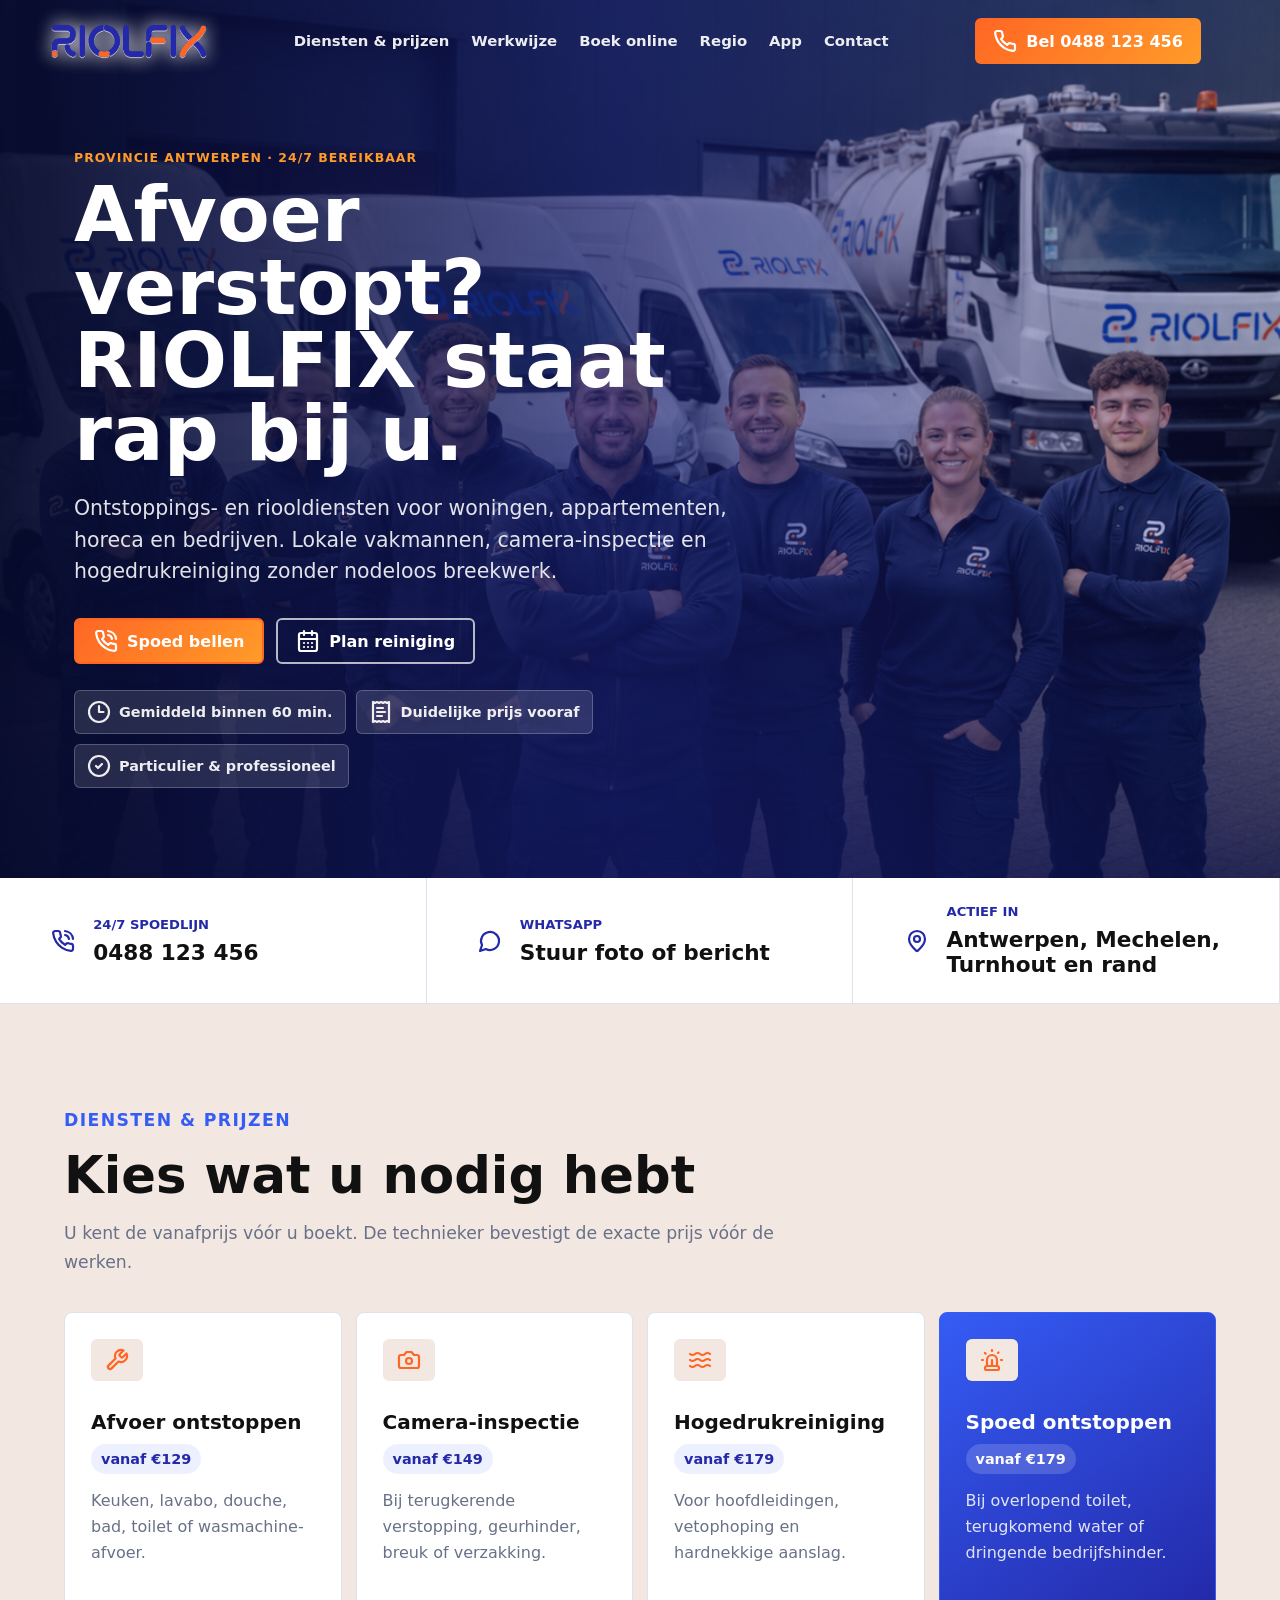
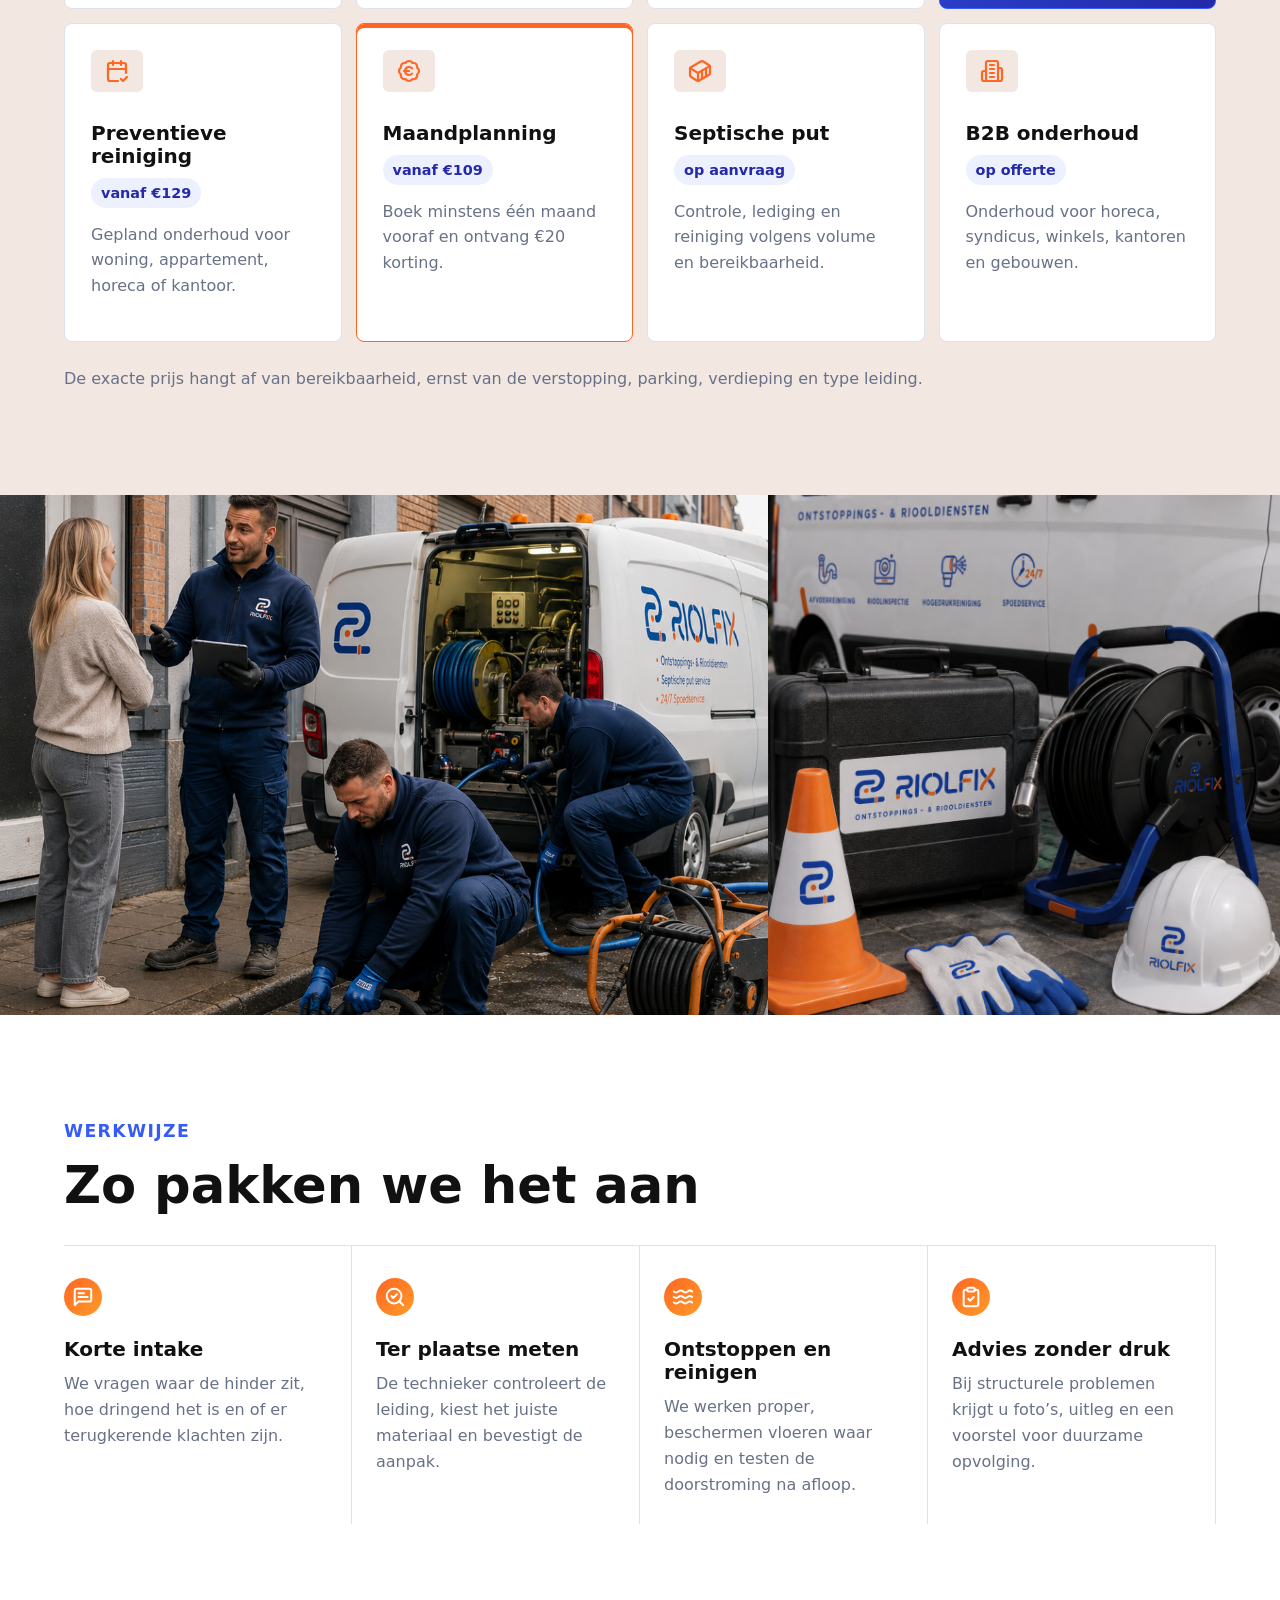
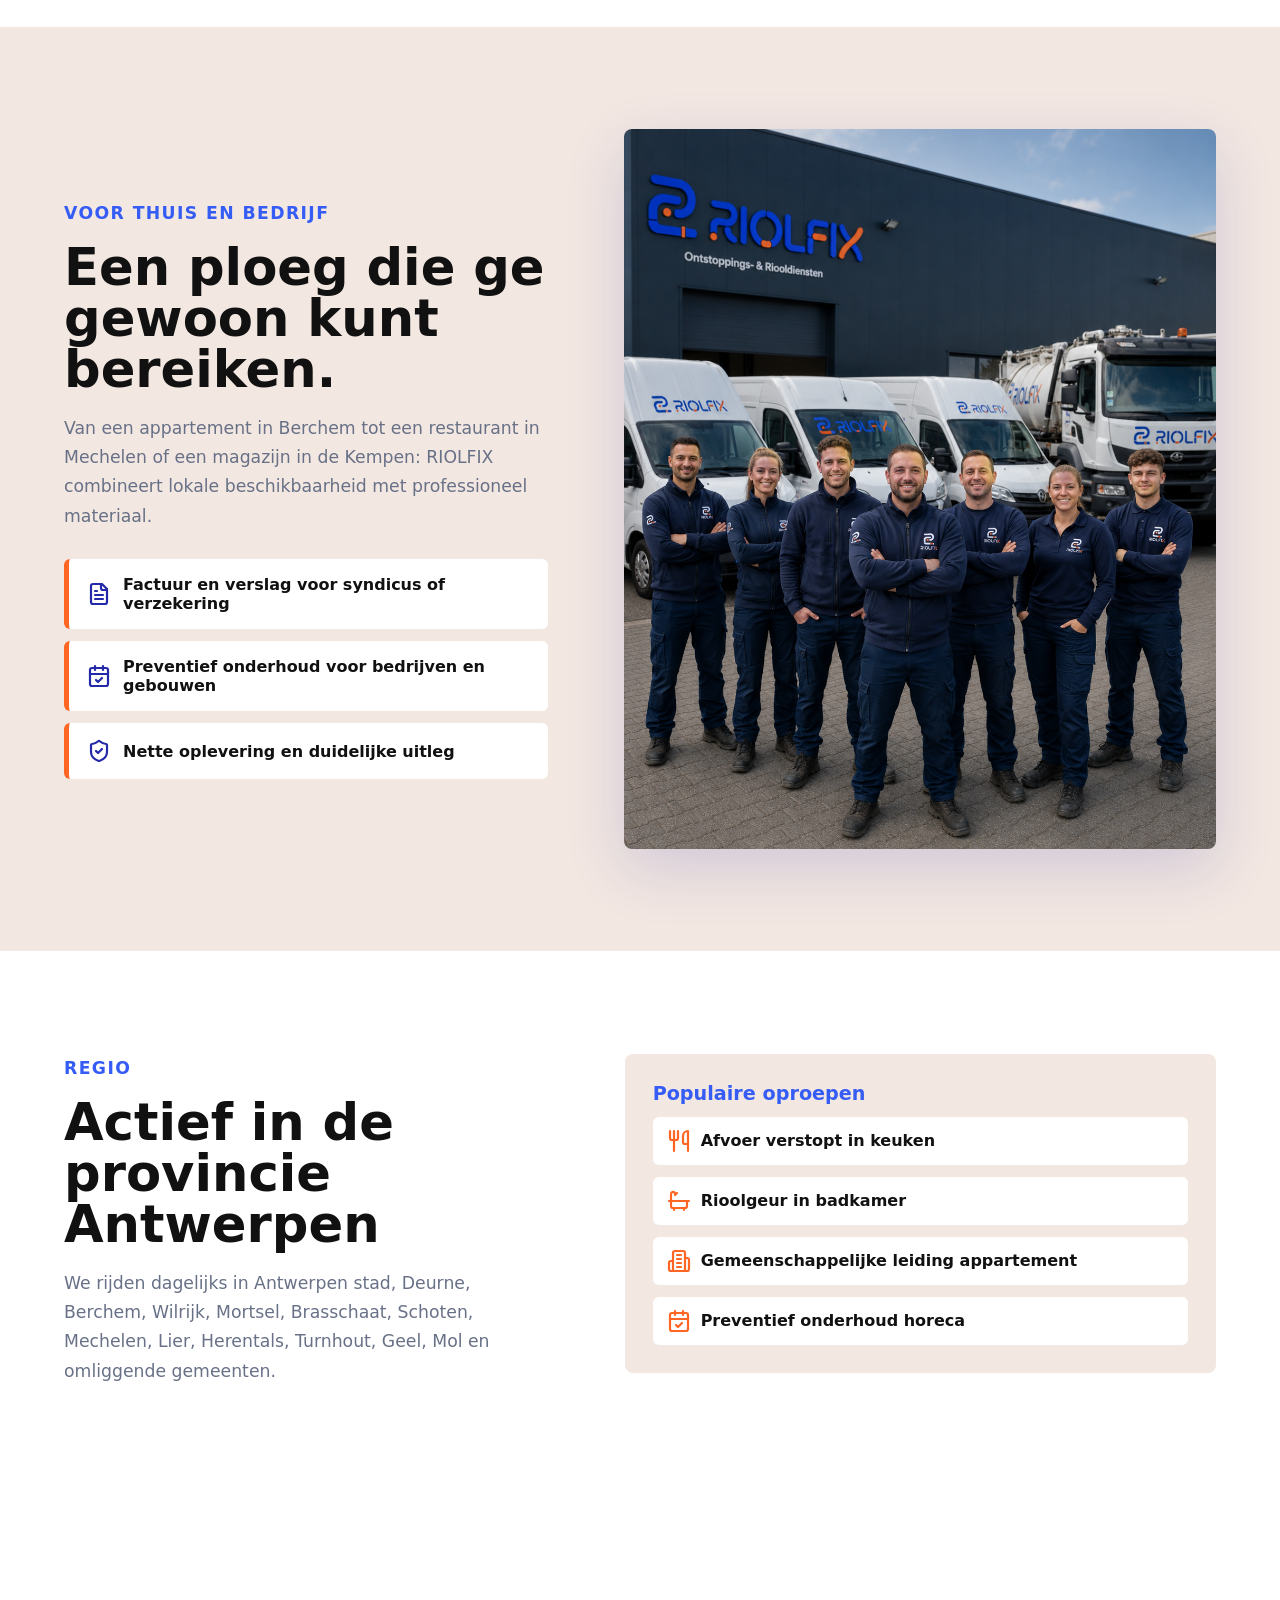
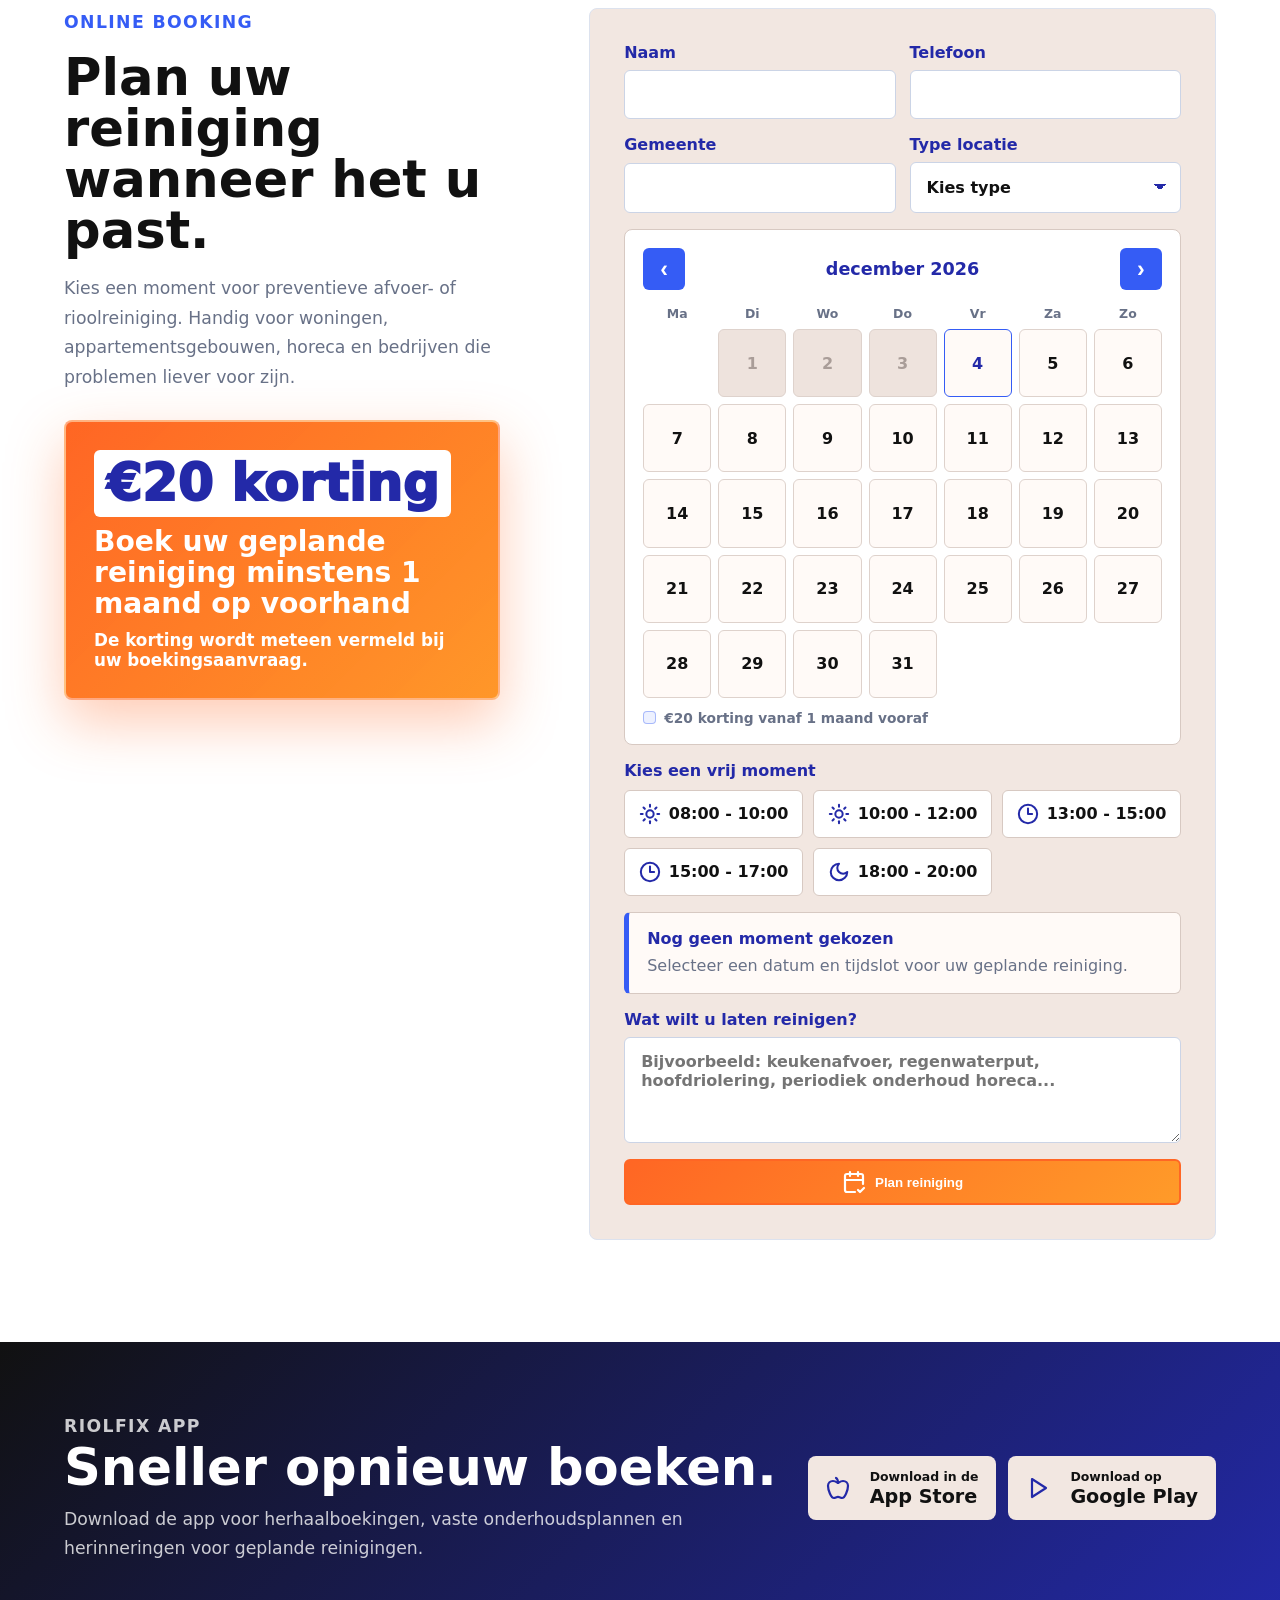
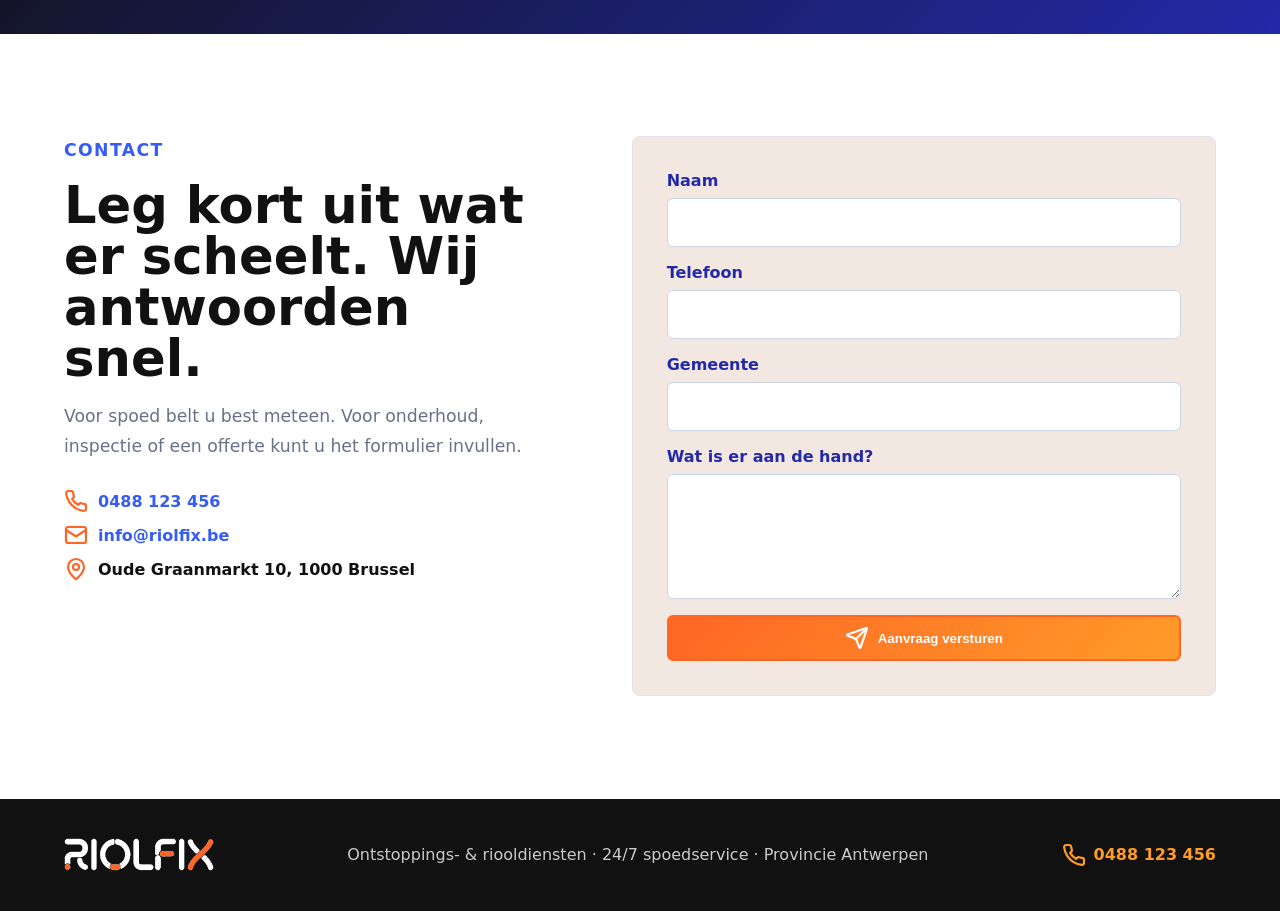
<file: index.html>
<!doctype html>
<html lang="nl-BE">
  <head>
    <meta charset="utf-8" />
    <meta name="viewport" content="width=device-width, initial-scale=1" />
    <title>RIOLFIX | Ontstoppings- & riooldiensten in Antwerpen</title>
    <meta
      name="description"
      content="RIOLFIX helpt woningen, horeca en bedrijven in provincie Antwerpen met ontstoppingen, rioolinspectie, hogedrukreiniging en 24/7 spoedservice."
    />
    <link rel="preload" href="assets/team-yard.png" as="image" />
    <link rel="stylesheet" href="styles.css" />
  </head>
  <body>
    <header class="site-header" data-header>
      <a class="brand" href="#top" aria-label="RIOLFIX startpagina">
        <img class="logo-light" src="assets/riolfix-logo-blue.png" alt="RIOLFIX" />
        <img class="logo-dark" src="assets/riolfix-logo-blue.png" alt="" aria-hidden="true" />
      </a>
      <nav class="nav" aria-label="Hoofdnavigatie">
        <a href="#diensten">Diensten & prijzen</a>
        <a href="#werkwijze">Werkwijze</a>
        <a href="#boeking">Boek online</a>
        <a href="#regio">Regio</a>
        <a href="app.html">App</a>
        <a href="#contact">Contact</a>
      </nav>
      <a class="header-call" href="tel:+32488123456"><i data-lucide="phone" class="app-icon" aria-hidden="true"></i>Bel 0488 123 456</a>
      <button class="menu-toggle" type="button" aria-expanded="false" aria-controls="mobile-nav" data-menu-toggle>
        <span></span>
        <span></span>
      </button>
    </header>

    <nav class="mobile-nav" id="mobile-nav" aria-label="Mobiele navigatie" data-mobile-nav>
      <a href="#diensten">Diensten & prijzen</a>
      <a href="#werkwijze">Werkwijze</a>
      <a href="#boeking">Boek online</a>
      <a href="#regio">Regio</a>
      <a href="app.html">App</a>
      <a href="#contact">Contact</a>
    </nav>

    <main id="top">
      <section class="hero" aria-labelledby="hero-title">
        <picture>
          <source srcset="assets/team-yard.png" media="(min-width: 760px)" />
          <img class="hero-bg" src="assets/technician-van.png" alt="RIOLFIX ploeg met servicewagens" />
        </picture>
        <div class="hero-shade"></div>
        <div class="hero-content">
          <p class="eyebrow">Provincie Antwerpen · 24/7 bereikbaar</p>
          <h1 id="hero-title">Afvoer verstopt? RIOLFIX staat rap bij u.</h1>
          <p class="hero-copy">
            Ontstoppings- en riooldiensten voor woningen, appartementen, horeca en bedrijven.
            Lokale vakmannen, camera-inspectie en hogedrukreiniging zonder nodeloos breekwerk.
          </p>
          <div class="hero-actions">
            <a class="btn primary" href="tel:+32488123456"><i data-lucide="phone-call" class="app-icon" aria-hidden="true"></i>Spoed bellen</a>
            <a class="btn secondary" href="#boeking"><i data-lucide="calendar-days" class="app-icon" aria-hidden="true"></i>Plan reiniging</a>
          </div>
          <div class="hero-facts" aria-label="Belangrijkste voordelen">
            <span><i data-lucide="clock-3" class="app-icon" aria-hidden="true"></i>Gemiddeld binnen 60 min.</span>
            <span><i data-lucide="receipt-text" class="app-icon" aria-hidden="true"></i>Duidelijke prijs vooraf</span>
            <span><i data-lucide="circle-check" class="app-icon" aria-hidden="true"></i>Particulier & professioneel</span>
          </div>
        </div>
      </section>

      <section class="quick-strip" aria-label="Snelle contactopties">
        <a href="tel:+32488123456">
          <i data-lucide="phone-call" class="app-icon" aria-hidden="true"></i>
          <strong>24/7 spoedlijn</strong>
          <span>0488 123 456</span>
        </a>
        <a href="https://wa.me/32488123456">
          <i data-lucide="message-circle" class="app-icon" aria-hidden="true"></i>
          <strong>WhatsApp</strong>
          <span>Stuur foto of bericht</span>
        </a>
        <a href="#regio">
          <i data-lucide="map-pin" class="app-icon" aria-hidden="true"></i>
          <strong>Actief in</strong>
          <span>Antwerpen, Mechelen, Turnhout en rand</span>
        </a>
      </section>

      <section class="section services" id="diensten" aria-labelledby="diensten-title">
        <div class="section-head">
          <p class="eyebrow blue">Diensten & prijzen</p>
          <h2 id="diensten-title">Kies wat u nodig hebt</h2>
          <p>U kent de vanafprijs vóór u boekt. De technieker bevestigt de exacte prijs vóór de werken.</p>
        </div>
        <div class="service-grid">
          <article class="service-card">
            <span class="service-icon"><i data-lucide="wrench" class="app-icon" aria-hidden="true"></i></span>
            <h3>Afvoer ontstoppen</h3>
            <strong class="service-price">vanaf €129</strong>
            <p>Keuken, lavabo, douche, bad, toilet of wasmachine-afvoer.</p>
          </article>
          <article class="service-card">
            <span class="service-icon"><i data-lucide="camera" class="app-icon" aria-hidden="true"></i></span>
            <h3>Camera-inspectie</h3>
            <strong class="service-price">vanaf €149</strong>
            <p>Bij terugkerende verstopping, geurhinder, breuk of verzakking.</p>
          </article>
          <article class="service-card">
            <span class="service-icon"><i data-lucide="waves" class="app-icon" aria-hidden="true"></i></span>
            <h3>Hogedrukreiniging</h3>
            <strong class="service-price">vanaf €179</strong>
            <p>Voor hoofdleidingen, vetophoping en hardnekkige aanslag.</p>
          </article>
          <article class="service-card accent">
            <span class="service-icon"><i data-lucide="siren" class="app-icon" aria-hidden="true"></i></span>
            <h3>Spoed ontstoppen</h3>
            <strong class="service-price">vanaf €179</strong>
            <p>Bij overlopend toilet, terugkomend water of dringende bedrijfshinder.</p>
          </article>
          <article class="service-card">
            <span class="service-icon"><i data-lucide="calendar-check-2" class="app-icon" aria-hidden="true"></i></span>
            <h3>Preventieve reiniging</h3>
            <strong class="service-price">vanaf €129</strong>
            <p>Gepland onderhoud voor woning, appartement, horeca of kantoor.</p>
          </article>
          <article class="service-card discount-card">
            <span class="service-icon"><i data-lucide="badge-euro" class="app-icon" aria-hidden="true"></i></span>
            <h3>Maandplanning</h3>
            <strong class="service-price">vanaf €109</strong>
            <p>Boek minstens één maand vooraf en ontvang €20 korting.</p>
          </article>
          <article class="service-card">
            <span class="service-icon"><i data-lucide="container" class="app-icon" aria-hidden="true"></i></span>
            <h3>Septische put</h3>
            <strong class="service-price">op aanvraag</strong>
            <p>Controle, lediging en reiniging volgens volume en bereikbaarheid.</p>
          </article>
          <article class="service-card">
            <span class="service-icon"><i data-lucide="building-2" class="app-icon" aria-hidden="true"></i></span>
            <h3>B2B onderhoud</h3>
            <strong class="service-price">op offerte</strong>
            <p>Onderhoud voor horeca, syndicus, winkels, kantoren en gebouwen.</p>
          </article>
        </div>
        <p class="fine-print">De exacte prijs hangt af van bereikbaarheid, ernst van de verstopping, parking, verdieping en type leiding.</p>
      </section>

      <section class="image-band" aria-label="RIOLFIX materiaal en voertuigen">
        <img src="assets/intervention-team.png" alt="RIOLFIX ploeg voert rioolinterventie uit bij woning" />
        <img src="assets/equipment.png" alt="Inspectie- en reinigingsmateriaal van RIOLFIX" />
      </section>

      <section class="section process" id="werkwijze" aria-labelledby="werkwijze-title">
        <div class="section-head">
          <p class="eyebrow blue">Werkwijze</p>
          <h2 id="werkwijze-title">Zo pakken we het aan</h2>
        </div>
        <div class="timeline">
          <article>
            <span><i data-lucide="message-square-text" class="app-icon" aria-hidden="true"></i></span>
            <h3>Korte intake</h3>
            <p>We vragen waar de hinder zit, hoe dringend het is en of er terugkerende klachten zijn.</p>
          </article>
          <article>
            <span><i data-lucide="search-check" class="app-icon" aria-hidden="true"></i></span>
            <h3>Ter plaatse meten</h3>
            <p>De technieker controleert de leiding, kiest het juiste materiaal en bevestigt de aanpak.</p>
          </article>
          <article>
            <span><i data-lucide="waves" class="app-icon" aria-hidden="true"></i></span>
            <h3>Ontstoppen en reinigen</h3>
            <p>We werken proper, beschermen vloeren waar nodig en testen de doorstroming na afloop.</p>
          </article>
          <article>
            <span><i data-lucide="clipboard-check" class="app-icon" aria-hidden="true"></i></span>
            <h3>Advies zonder druk</h3>
            <p>Bij structurele problemen krijgt u foto’s, uitleg en een voorstel voor duurzame opvolging.</p>
          </article>
        </div>
      </section>

      <section class="section split trust">
        <div class="split-copy">
          <p class="eyebrow blue">Voor thuis en bedrijf</p>
          <h2>Een ploeg die ge gewoon kunt bereiken.</h2>
          <p>
            Van een appartement in Berchem tot een restaurant in Mechelen of een magazijn in de Kempen:
            RIOLFIX combineert lokale beschikbaarheid met professioneel materiaal.
          </p>
          <ul class="check-list">
            <li><i data-lucide="file-text" class="app-icon" aria-hidden="true"></i>Factuur en verslag voor syndicus of verzekering</li>
            <li><i data-lucide="calendar-check" class="app-icon" aria-hidden="true"></i>Preventief onderhoud voor bedrijven en gebouwen</li>
            <li><i data-lucide="shield-check" class="app-icon" aria-hidden="true"></i>Nette oplevering en duidelijke uitleg</li>
          </ul>
        </div>
        <img src="assets/team-yard.png" alt="RIOLFIX ploeg met zichtbare gezichten bij servicewagens" />
      </section>

      <section class="section region" id="regio" aria-labelledby="regio-title">
        <div>
          <p class="eyebrow blue">Regio</p>
          <h2 id="regio-title">Actief in de provincie Antwerpen</h2>
          <p>
            We rijden dagelijks in Antwerpen stad, Deurne, Berchem, Wilrijk, Mortsel, Brasschaat,
            Schoten, Mechelen, Lier, Herentals, Turnhout, Geel, Mol en omliggende gemeenten.
          </p>
        </div>
        <div class="region-panel">
          <strong>Populaire oproepen</strong>
          <span><i data-lucide="utensils" class="app-icon" aria-hidden="true"></i>Afvoer verstopt in keuken</span>
          <span><i data-lucide="bath" class="app-icon" aria-hidden="true"></i>Rioolgeur in badkamer</span>
          <span><i data-lucide="building-2" class="app-icon" aria-hidden="true"></i>Gemeenschappelijke leiding appartement</span>
          <span><i data-lucide="calendar-check" class="app-icon" aria-hidden="true"></i>Preventief onderhoud horeca</span>
        </div>
      </section>

      <section class="section booking" id="boeking" aria-labelledby="booking-title">
        <div class="booking-copy">
          <p class="eyebrow blue">Online booking</p>
          <h2 id="booking-title">Plan uw reiniging wanneer het u past.</h2>
          <p>
            Kies een moment voor preventieve afvoer- of rioolreiniging. Handig voor woningen,
            appartementsgebouwen, horeca en bedrijven die problemen liever voor zijn.
          </p>
          <div class="booking-discount">
            <span class="discount-amount">€20 korting</span>
            <strong>Boek uw geplande reiniging minstens 1 maand op voorhand</strong>
            <span>De korting wordt meteen vermeld bij uw boekingsaanvraag.</span>
          </div>
        </div>
        <form class="booking-form" action="mailto:info@riolfix.be" method="post" enctype="text/plain">
          <div class="form-row">
            <label>
              Naam
              <input name="naam" autocomplete="name" required />
            </label>
            <label>
              Telefoon
              <input name="telefoon" autocomplete="tel" required />
            </label>
          </div>
          <div class="form-row">
            <label>
              Gemeente
              <input name="gemeente" autocomplete="address-level2" required />
            </label>
            <label>
              Type locatie
              <select name="type_locatie" required>
                <option value="">Kies type</option>
                <option>Woning</option>
                <option>Appartement / syndicus</option>
                <option>Horeca</option>
                <option>Bedrijf</option>
              </select>
            </label>
          </div>
          <div class="calendar-booker" data-calendar>
            <div class="calendar-head">
              <button type="button" class="calendar-nav" data-calendar-prev aria-label="Vorige maand">‹</button>
              <strong data-calendar-title>Maand</strong>
              <button type="button" class="calendar-nav" data-calendar-next aria-label="Volgende maand">›</button>
            </div>
            <div class="calendar-weekdays" aria-hidden="true">
              <span>Ma</span>
              <span>Di</span>
              <span>Wo</span>
              <span>Do</span>
              <span>Vr</span>
              <span>Za</span>
              <span>Zo</span>
            </div>
            <div class="calendar-grid" data-calendar-grid aria-label="Kies datum"></div>
            <div class="calendar-legend">
              <span><i></i> €20 korting vanaf 1 maand vooraf</span>
            </div>
            <input type="hidden" name="datum" data-selected-date required />
          </div>
          <div class="slot-picker">
            <span class="slot-label">Kies een vrij moment</span>
            <div class="slot-grid" data-slot-grid>
              <button type="button" data-slot="08:00 - 10:00"><i data-lucide="sun" class="app-icon" aria-hidden="true"></i>08:00 - 10:00</button>
              <button type="button" data-slot="10:00 - 12:00"><i data-lucide="sun" class="app-icon" aria-hidden="true"></i>10:00 - 12:00</button>
              <button type="button" data-slot="13:00 - 15:00"><i data-lucide="clock-3" class="app-icon" aria-hidden="true"></i>13:00 - 15:00</button>
              <button type="button" data-slot="15:00 - 17:00"><i data-lucide="clock-3" class="app-icon" aria-hidden="true"></i>15:00 - 17:00</button>
              <button type="button" data-slot="18:00 - 20:00"><i data-lucide="moon" class="app-icon" aria-hidden="true"></i>18:00 - 20:00</button>
            </div>
            <input type="hidden" name="voorkeurmoment" data-selected-slot required />
          </div>
          <div class="booking-summary" data-booking-summary>
            <strong>Nog geen moment gekozen</strong>
            <span>Selecteer een datum en tijdslot voor uw geplande reiniging.</span>
          </div>
          <label>
            Wat wilt u laten reinigen?
            <textarea name="geplande_reiniging" rows="4" placeholder="Bijvoorbeeld: keukenafvoer, regenwaterput, hoofdriolering, periodiek onderhoud horeca..." required></textarea>
          </label>
          <button class="btn primary" type="submit"><i data-lucide="calendar-check-2" class="app-icon" aria-hidden="true"></i>Plan reiniging</button>
        </form>
      </section>

      <section class="app-download" aria-labelledby="app-title">
        <div>
          <p class="eyebrow">RIOLFIX app</p>
          <h2 id="app-title">Sneller opnieuw boeken.</h2>
          <p>
            Download de app voor herhaalboekingen, vaste onderhoudsplannen en herinneringen
            voor geplande reinigingen.
          </p>
        </div>
        <div class="app-buttons" aria-label="Downloadopties">
          <a href="app.html" aria-label="Open de RIOLFIX app">
            <i data-lucide="apple" class="app-icon" aria-hidden="true"></i>
            <span>Download in de</span>
            <strong>App Store</strong>
          </a>
          <a href="app.html" aria-label="Open de RIOLFIX app">
            <i data-lucide="play" class="app-icon" aria-hidden="true"></i>
            <span>Download op</span>
            <strong>Google Play</strong>
          </a>
        </div>
      </section>

      <section class="section contact" id="contact" aria-labelledby="contact-title">
        <div class="contact-copy">
          <p class="eyebrow blue">Contact</p>
          <h2 id="contact-title">Leg kort uit wat er scheelt. Wij antwoorden snel.</h2>
          <p>
            Voor spoed belt u best meteen. Voor onderhoud, inspectie of een offerte kunt u het formulier invullen.
          </p>
          <div class="contact-lines">
            <a href="tel:+32488123456"><i data-lucide="phone" class="app-icon" aria-hidden="true"></i>0488 123 456</a>
            <a href="mailto:info@riolfix.be"><i data-lucide="mail" class="app-icon" aria-hidden="true"></i>info@riolfix.be</a>
            <span><i data-lucide="map-pin" class="app-icon" aria-hidden="true"></i>Oude Graanmarkt 10, 1000 Brussel</span>
          </div>
        </div>
        <form class="contact-form" action="mailto:info@riolfix.be" method="post" enctype="text/plain">
          <label>
            Naam
            <input name="naam" autocomplete="name" required />
          </label>
          <label>
            Telefoon
            <input name="telefoon" autocomplete="tel" required />
          </label>
          <label>
            Gemeente
            <input name="gemeente" autocomplete="address-level2" />
          </label>
          <label>
            Wat is er aan de hand?
            <textarea name="bericht" rows="5" required></textarea>
          </label>
          <button class="btn primary" type="submit"><i data-lucide="send" class="app-icon" aria-hidden="true"></i>Aanvraag versturen</button>
        </form>
      </section>
    </main>

    <footer class="footer">
      <img src="assets/riolfix-logo-light.png" alt="RIOLFIX" />
      <p>Ontstoppings- & riooldiensten · 24/7 spoedservice · Provincie Antwerpen</p>
      <a href="tel:+32488123456"><i data-lucide="phone" class="app-icon" aria-hidden="true"></i>0488 123 456</a>
    </footer>

    <a class="sticky-call" href="tel:+32488123456"><i data-lucide="phone-call" class="app-icon" aria-hidden="true"></i>24/7 spoed: 0488 123 456</a>
    <script src="assets/lucide.min.js"></script>
    <script src="script.js"></script>
  </body>
</html>
</file>
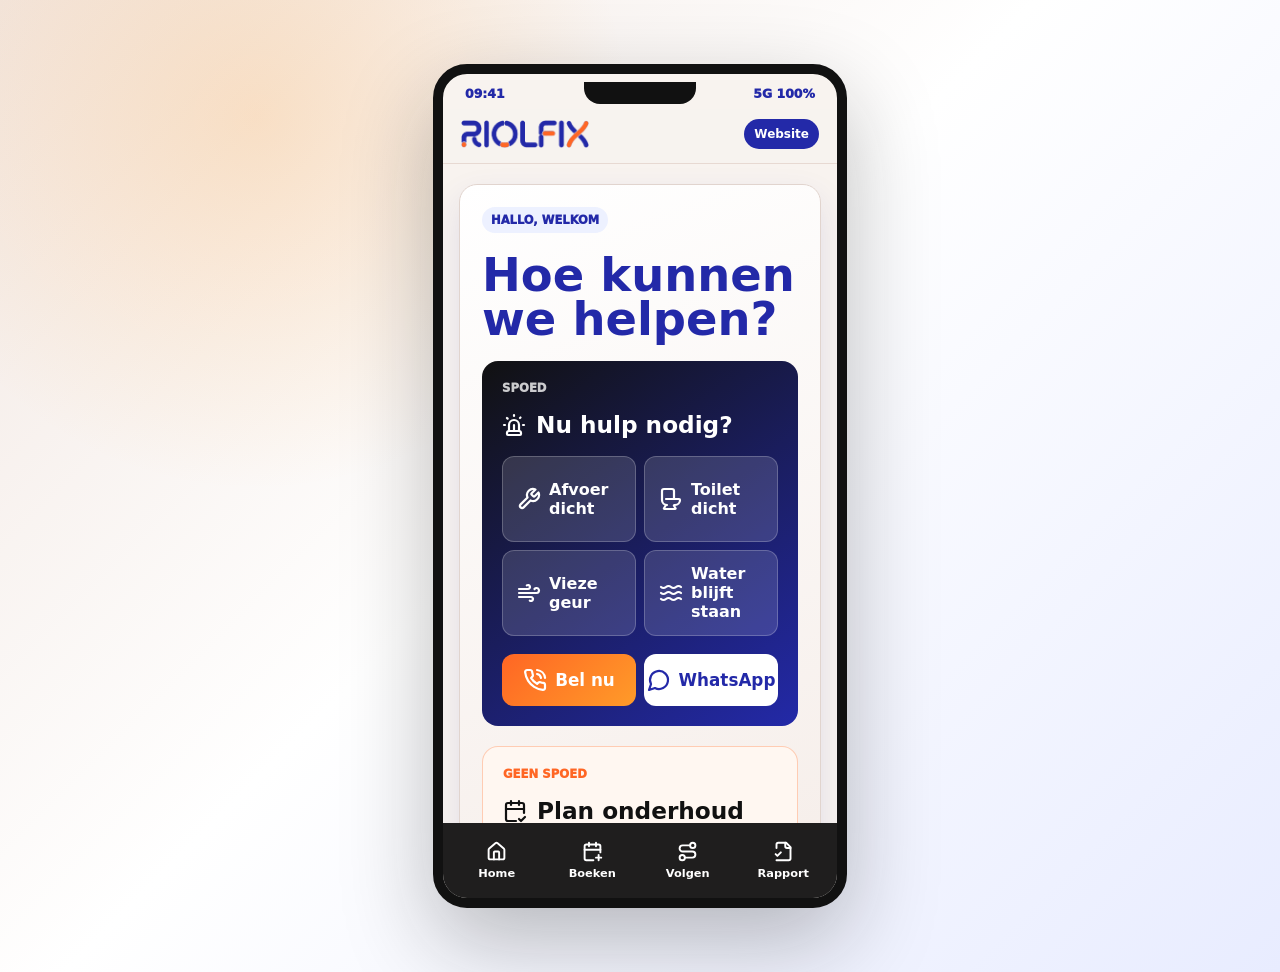
<file: app.html>
<!doctype html>
<html lang="nl-BE">
  <head>
    <meta charset="utf-8" />
    <meta name="viewport" content="width=device-width, initial-scale=1" />
    <title>RIOLFIX App | Mobiele boeking en onderhoud</title>
    <meta
      name="description"
      content="Mobiele RIOLFIX app voor spoed, preventief onderhoud, afspraken volgen en werkrapporten."
    />
    <link rel="stylesheet" href="styles.css" />
  </head>
  <body class="app-page app-mockup-page">
    <main class="mobile-app-stage">
      <section class="phone-device" aria-label="RIOLFIX mobiele app preview">
        <div class="phone-status">
          <span>09:41</span>
          <span>5G 100%</span>
        </div>

        <header class="native-app-header">
          <img src="assets/riolfix-logo-blue.png" alt="RIOLFIX" />
          <a href="index.html">Website</a>
        </header>

        <div class="native-screen">
          <section class="native-home" id="home">
            <p class="mini-label">Hallo, welkom</p>
            <h1>Hoe kunnen we helpen?</h1>

            <article class="native-action emergency-action">
              <span>Spoed</span>
              <h2><i data-lucide="siren" class="app-icon" aria-hidden="true"></i>Nu hulp nodig?</h2>
              <div class="native-tags">
                <button><i data-lucide="wrench" class="app-icon" aria-hidden="true"></i>Afvoer dicht</button>
                <button><i data-lucide="toilet" class="app-icon" aria-hidden="true"></i>Toilet dicht</button>
                <button><i data-lucide="wind" class="app-icon" aria-hidden="true"></i>Vieze geur</button>
                <button><i data-lucide="waves" class="app-icon" aria-hidden="true"></i>Water blijft staan</button>
              </div>
              <div class="native-actions">
                <a href="tel:+32488123456"><i data-lucide="phone-call" class="app-icon" aria-hidden="true"></i>Bel nu</a>
                <a href="https://wa.me/32488123456"><i data-lucide="message-circle" class="app-icon" aria-hidden="true"></i>WhatsApp</a>
              </div>
            </article>

            <article class="native-action plan-action">
              <span>Geen spoed</span>
              <h2><i data-lucide="calendar-check-2" class="app-icon" aria-hidden="true"></i>Plan onderhoud</h2>
              <div class="discount-pill">€20 korting</div>
              <p>Boek voor volgende maand en voorkom nieuwe verstoppingen.</p>
              <a class="native-primary" href="#plan"><i data-lucide="arrow-right" class="app-icon" aria-hidden="true"></i>Kies onderhoud</a>
            </article>

            <a class="business-entry" href="#plan">
              <i data-lucide="building-2" class="app-icon" aria-hidden="true"></i>
              <span><strong>Bedrijf of gebouw?</strong> Plan onderhoud op maat.</span>
              <i data-lucide="chevron-right" class="app-icon" aria-hidden="true"></i>
            </a>
          </section>

          <section class="native-card" id="plan">
            <div class="native-card-head">
              <span>1 van 4</span>
              <h2>Kies een dienst</h2>
            </div>
            <div class="native-service-list">
              <button>
                <i data-lucide="utensils" class="app-icon" aria-hidden="true"></i>
                <strong>Keuken</strong>
                <span>±60 min · vanaf €129</span>
              </button>
              <button>
                <i data-lucide="bath" class="app-icon" aria-hidden="true"></i>
                <strong>Badkamer</strong>
                <span>±60 min · vanaf €129</span>
              </button>
              <button class="is-active">
                <i data-lucide="waves" class="app-icon" aria-hidden="true"></i>
                <strong>Hoofdleiding</strong>
                <span>60-90 min · vanaf €109 met korting</span>
              </button>
              <button>
                <i data-lucide="house" class="app-icon" aria-hidden="true"></i>
                <strong>Hele woning</strong>
                <span>±90 min · vanaf €109 met korting</span>
              </button>
              <button>
                <i data-lucide="building-2" class="app-icon" aria-hidden="true"></i>
                <strong>Bedrijf</strong>
                <span>Horeca, kantoor of gebouw · offerte</span>
              </button>
            </div>
          </section>

          <section class="native-card">
            <div class="native-card-head">
              <span>2 van 4</span>
              <h2>Kies een vrij moment</h2>
            </div>
            <div class="native-slot-row">
              <button><i data-lucide="sun" class="app-icon" aria-hidden="true"></i>Ma 15 jul<br /><strong>Ochtend</strong></button>
              <button class="is-active"><i data-lucide="clock-3" class="app-icon" aria-hidden="true"></i>Wo 17 jul<br /><strong>Middag</strong></button>
              <button><i data-lucide="moon" class="app-icon" aria-hidden="true"></i>Vr 19 jul<br /><strong>Namiddag</strong></button>
            </div>
          </section>

          <section class="native-card">
            <div class="native-card-head">
              <span>3 van 4</span>
              <h2>Vul uw adres in</h2>
            </div>
            <div class="address-helper">
              <i data-lucide="map-pin" class="app-icon" aria-hidden="true"></i>
              <span>Verdieping en parking helpen ons op tijd te zijn.</span>
            </div>
            <div class="native-form-grid">
              <input placeholder="Naam" />
              <input placeholder="Telefoonnummer" />
              <input placeholder="E-mail" />
              <input placeholder="Straat + huisnummer" />
              <input placeholder="Postcode" />
              <input placeholder="Gemeente" />
              <select>
                <option>Appartement</option>
                <option>Huis</option>
                <option>Bedrijf</option>
              </select>
              <input placeholder="Verdieping" />
              <select>
                <option>Parking mogelijk?</option>
                <option>Ja</option>
                <option>Nee</option>
              </select>
            </div>
          </section>

          <section class="native-card deposit-native">
            <div class="native-card-head">
              <span>4 van 4</span>
              <h2>Bevestig uw afspraak</h2>
            </div>
            <strong>€25 voorschot</strong>
            <p>Dit gaat later van de factuur af. Zo is uw plaats zeker.</p>
            <a class="native-primary" href="#"><i data-lucide="credit-card" class="app-icon" aria-hidden="true"></i>Betaal €25 en bevestig</a>
          </section>

          <section class="native-card" id="afspraak">
            <div class="native-card-head">
              <span>Mijn afspraak</span>
              <h2>Uw technieker komt eraan</h2>
            </div>
            <div class="live-tracker">
              <div class="tracker-map" aria-label="Route van RIOLFIX technieker">
                <span class="map-dot start"><i data-lucide="warehouse" class="app-icon" aria-hidden="true"></i></span>
                <span class="map-route"></span>
                <span class="map-van"><i data-lucide="truck" class="app-icon" aria-hidden="true"></i></span>
                <span class="map-dot end"><i data-lucide="house" class="app-icon" aria-hidden="true"></i></span>
              </div>
              <div class="tracker-eta">
                <span>Geschatte aankomst</span>
                <strong>18 min</strong>
                <p>Technieker Tom is onderweg naar Antwerpen.</p>
              </div>
              <div class="master-card">
                <img src="assets/technician-van.png" alt="RIOLFIX technieker Tom" />
                <div>
                  <strong>Tom · RIOLFIX</strong>
                  <span>Wagen 04 · hogedruk + camera</span>
                </div>
                <a href="tel:+32488123456" aria-label="Bel technieker"><i data-lucide="phone" class="app-icon" aria-hidden="true"></i></a>
              </div>
              <div class="tracking-steps" aria-label="Status van de interventie">
                <span class="is-done"><i data-lucide="circle-check" class="app-icon" aria-hidden="true"></i>Afspraak bevestigd</span>
                <span class="is-current"><i data-lucide="navigation" class="app-icon" aria-hidden="true"></i>Onderweg</span>
                <span><i data-lucide="wrench" class="app-icon" aria-hidden="true"></i>Aan het werk</span>
                <span><i data-lucide="file-check-2" class="app-icon" aria-hidden="true"></i>Klaar</span>
              </div>
            </div>
            <div class="booking-ticket">
              <span>Bevestigd</span>
              <strong>Hoofdleiding reinigen</strong>
              <p>Wo 17 juli · 13:00-15:00</p>
              <p>Plantin en Moretuslei 124, Antwerpen</p>
            </div>
            <div class="native-quick-actions">
              <button><i data-lucide="calendar-clock" class="app-icon" aria-hidden="true"></i>Verplaats</button>
              <button><i data-lucide="x" class="app-icon" aria-hidden="true"></i>Annuleer</button>
              <button><i data-lucide="image-plus" class="app-icon" aria-hidden="true"></i>Foto</button>
              <a href="https://wa.me/32488123456"><i data-lucide="message-circle" class="app-icon" aria-hidden="true"></i>Chat</a>
            </div>
          </section>

          <section class="native-card" id="rapporten">
            <div class="native-card-head">
              <span>Klaar</span>
              <h2>Uw reiniging is klaar</h2>
            </div>
            <div class="mini-photo-row">
              <img src="assets/before-after-yard-1.png" alt="Voor en na reiniging" />
              <img src="assets/before-after-street-1.png" alt="Voor en na straatkolk" />
            </div>
            <div class="simple-result">
              <span><i data-lucide="circle-check" class="app-icon" aria-hidden="true"></i>Leiding gereinigd</span>
              <span><i data-lucide="waves" class="app-icon" aria-hidden="true"></i>Water loopt goed</span>
              <span><i data-lucide="calendar-clock" class="app-icon" aria-hidden="true"></i>Opnieuw over 6 maanden</span>
            </div>
            <a class="native-primary" href="#plan"><i data-lucide="repeat-2" class="app-icon" aria-hidden="true"></i>Plan volgende reiniging</a>
          </section>
        </div>

        <nav class="native-tabbar" aria-label="App tabbar">
          <a href="#home"><i data-lucide="house" class="app-icon" aria-hidden="true"></i><span>Home</span></a>
          <a href="#plan"><i data-lucide="calendar-plus" class="app-icon" aria-hidden="true"></i><span>Boeken</span></a>
          <a href="#afspraak"><i data-lucide="route" class="app-icon" aria-hidden="true"></i><span>Volgen</span></a>
          <a href="#rapporten"><i data-lucide="file-check-2" class="app-icon" aria-hidden="true"></i><span>Rapport</span></a>
        </nav>
      </section>
    </main>
    <script src="assets/lucide.min.js"></script>
    <script>lucide.createIcons();</script>
  </body>
</html>
</file>
<file: styles.css>
:root {
  --blue: #355cf5;
  --blue-dark: #2329a8;
  --orange: #ff6624;
  --amber: #ff9b29;
  --ink: #111111;
  --muted: #687187;
  --line: #dce2ee;
  --paper: #f2e7e1;
  --white: #ffffff;
  --shadow: 0 20px 60px rgba(35, 41, 168, 0.16);
  font-family:
    Inter, ui-sans-serif, system-ui, -apple-system, BlinkMacSystemFont, "Segoe UI",
    sans-serif;
}

* {
  box-sizing: border-box;
}

html {
  scroll-behavior: smooth;
}

body {
  margin: 0;
  color: var(--ink);
  background: var(--paper);
}

img {
  display: block;
  max-width: 100%;
}

a {
  color: inherit;
  text-decoration: none;
}

.site-header {
  position: fixed;
  top: 0;
  left: 0;
  z-index: 20;
  display: grid;
  grid-template-columns: auto 1fr auto auto;
  align-items: center;
  gap: 28px;
  width: 100%;
  padding: 18px clamp(18px, 4vw, 56px);
  color: var(--white);
  transition:
    background 180ms ease,
    box-shadow 180ms ease,
    color 180ms ease;
}

.site-header.is-scrolled {
  color: var(--ink);
  background: rgba(242, 231, 225, 0.94);
  box-shadow: 0 12px 38px rgba(35, 41, 168, 0.12);
  backdrop-filter: blur(16px);
}

.brand {
  position: relative;
  display: grid;
  align-items: center;
  width: 156px;
  height: 42px;
}

.brand img {
  grid-area: 1 / 1;
  width: 100%;
  height: 42px;
  object-fit: contain;
}

.site-header:not(.is-scrolled) .brand img {
  filter: drop-shadow(0 0 9px rgba(255, 255, 255, 0.72))
    drop-shadow(0 1px 0 rgba(242, 231, 225, 0.72));
}

.brand .logo-dark {
  opacity: 0;
}

.site-header.is-scrolled .brand .logo-light {
  opacity: 0;
}

.site-header.is-scrolled .brand .logo-dark {
  opacity: 1;
}

.nav {
  display: flex;
  justify-content: center;
  gap: 22px;
  font-size: 0.93rem;
  font-weight: 700;
}

.nav a {
  opacity: 0.92;
}

.nav a:hover {
  color: var(--amber);
}

.header-call,
.btn {
  display: inline-flex;
  align-items: center;
  justify-content: center;
  gap: 9px;
  min-height: 46px;
  padding: 0 18px;
  border-radius: 6px;
  font-weight: 800;
  white-space: nowrap;
}

.header-call {
  color: var(--white);
  background: linear-gradient(135deg, var(--orange), var(--amber));
}

.menu-toggle {
  display: none;
  width: 46px;
  height: 46px;
  border: 0;
  border-radius: 6px;
  background: var(--blue-dark);
}

.menu-toggle span {
  display: block;
  width: 20px;
  height: 2px;
  margin: 5px auto;
  background: var(--white);
}

.mobile-nav {
  position: fixed;
  top: 76px;
  right: 14px;
  z-index: 19;
  display: none;
  min-width: 220px;
  padding: 10px;
  background: var(--white);
  border: 1px solid var(--line);
  border-radius: 8px;
  box-shadow: var(--shadow);
}

.mobile-nav.is-open {
  display: grid;
}

.mobile-nav a {
  padding: 14px;
  border-radius: 6px;
  font-weight: 800;
}

.mobile-nav a:hover {
  background: var(--paper);
}

.hero {
  position: relative;
  min-height: 94vh;
  display: grid;
  align-items: end;
  overflow: hidden;
}

.hero-bg,
.hero picture {
  position: absolute;
  inset: 0;
  width: 100%;
  height: 100%;
}

.hero-bg {
  object-fit: cover;
  object-position: center;
}

.hero-shade {
  position: absolute;
  inset: 0;
  background:
    linear-gradient(90deg, rgba(6, 10, 44, 0.94), rgba(22, 28, 110, 0.68) 48%, rgba(35, 41, 168, 0.18)),
    linear-gradient(0deg, rgba(6, 10, 44, 0.76), transparent 42%);
}

.hero-content {
  position: relative;
  width: min(820px, 100%);
  padding: 150px clamp(20px, 6vw, 74px) 90px;
  color: var(--white);
}

.eyebrow {
  margin: 0 0 14px;
  color: var(--amber);
  font-size: 0.78rem;
  font-weight: 900;
  letter-spacing: 0.08em;
  text-transform: uppercase;
}

.eyebrow.blue {
  color: var(--blue);
}

h1,
h2,
h3,
p {
  margin-top: 0;
}

h1 {
  max-width: 780px;
  margin-bottom: 22px;
  font-size: clamp(2.65rem, 6vw, 5.9rem);
  line-height: 0.95;
  letter-spacing: 0;
}

h2 {
  margin-bottom: 18px;
  font-size: clamp(2rem, 4vw, 3.9rem);
  line-height: 1;
  letter-spacing: 0;
}

h3 {
  margin-bottom: 10px;
  font-size: 1.25rem;
  line-height: 1.15;
}

.hero-copy {
  max-width: 660px;
  color: rgba(255, 255, 255, 0.88);
  font-size: clamp(1.05rem, 2vw, 1.28rem);
  line-height: 1.55;
}

.hero-actions {
  display: flex;
  flex-wrap: wrap;
  gap: 12px;
  margin: 30px 0 26px;
}

.btn.primary {
  color: var(--white);
  background: linear-gradient(135deg, var(--orange), var(--amber));
  border: 2px solid var(--orange);
}

.btn.secondary {
  color: var(--white);
  border: 2px solid rgba(255, 255, 255, 0.7);
}

.hero-facts {
  display: flex;
  flex-wrap: wrap;
  gap: 10px;
}

.hero-facts span {
  display: inline-flex;
  align-items: center;
  gap: 8px;
  padding: 9px 12px;
  color: rgba(255, 255, 255, 0.92);
  background: rgba(255, 255, 255, 0.12);
  border: 1px solid rgba(255, 255, 255, 0.22);
  border-radius: 6px;
  font-size: 0.9rem;
  font-weight: 800;
}

.quick-strip {
  display: grid;
  grid-template-columns: repeat(3, 1fr);
  background: var(--white);
  border-bottom: 1px solid var(--line);
}

.quick-strip a {
  display: grid;
  grid-template-columns: 42px minmax(0, 1fr);
  align-content: center;
  align-items: center;
  min-height: 112px;
  padding: 26px clamp(20px, 4vw, 56px);
  border-right: 1px solid var(--line);
}

.quick-strip .app-icon {
  grid-row: 1 / span 2;
  width: 34px;
  height: 34px;
  color: var(--blue-dark);
}

.quick-strip strong,
.quick-strip span {
  display: block;
}

.quick-strip strong {
  margin-bottom: 8px;
  color: var(--blue-dark);
  font-size: 0.82rem;
  text-transform: uppercase;
}

.quick-strip span {
  font-size: clamp(1rem, 2vw, 1.35rem);
  font-weight: 900;
}

.section {
  padding: clamp(64px, 8vw, 118px) clamp(20px, 5vw, 74px);
}

.intro,
.region {
  display: grid;
  grid-template-columns: minmax(260px, 0.9fr) minmax(280px, 1.1fr);
  gap: clamp(28px, 6vw, 80px);
  align-items: start;
  background: var(--white);
}

.intro p,
.section-head p,
.split-copy p,
.region p,
.contact-copy p {
  color: var(--muted);
  font-size: 1.08rem;
  line-height: 1.7;
}

.section-head {
  max-width: 760px;
  margin-bottom: 34px;
}

.services {
  background: var(--paper);
}

.service-grid,
.price-grid {
  display: grid;
  grid-template-columns: repeat(4, 1fr);
  gap: 14px;
}

.service-card,
.price-grid article {
  min-height: 270px;
  padding: 26px;
  background: var(--white);
  border: 1px solid var(--line);
  border-radius: 8px;
}

.service-card.accent {
  color: var(--white);
  background: linear-gradient(145deg, var(--blue), var(--blue-dark));
  border-color: var(--blue);
}

.service-card.discount-card {
  border-color: var(--orange);
  box-shadow: inset 0 4px 0 var(--orange);
}

.service-card p,
.price-grid span,
.fine-print {
  color: var(--muted);
  line-height: 1.62;
}

.service-card.accent p {
  color: rgba(255, 255, 255, 0.86);
}

.service-price {
  display: inline-flex;
  width: fit-content;
  margin: 0 0 14px;
  padding: 7px 10px;
  color: var(--blue-dark);
  background: #edf1ff;
  border-radius: 999px;
  font-size: 0.9rem;
}

.service-card.accent .service-price {
  color: var(--white);
  background: rgba(255, 255, 255, 0.16);
}

.service-icon {
  display: inline-flex;
  align-items: center;
  justify-content: center;
  width: 52px;
  height: 42px;
  margin-bottom: 30px;
  color: var(--orange);
  background: var(--paper);
  border-radius: 6px;
  font-weight: 900;
}

.service-icon .app-icon {
  width: 28px;
  height: 28px;
}

.image-band {
  display: grid;
  grid-template-columns: 1.2fr 0.8fr;
  gap: 0;
  background: var(--blue-dark);
}

.image-band img {
  width: 100%;
  height: min(54vw, 520px);
  object-fit: cover;
}

.process {
  background: var(--white);
}

.timeline {
  display: grid;
  grid-template-columns: repeat(4, 1fr);
  gap: 0;
  border-top: 1px solid var(--line);
}

.timeline article {
  padding: 32px 24px 10px 0;
  border-right: 1px solid var(--line);
}

.timeline article + article {
  padding-left: 24px;
}

.timeline span {
  display: inline-flex;
  align-items: center;
  justify-content: center;
  width: 38px;
  height: 38px;
  margin-bottom: 22px;
  color: var(--white);
  background: linear-gradient(135deg, var(--orange), var(--amber));
  border-radius: 50%;
  font-weight: 900;
}

.timeline span .app-icon {
  width: 22px;
  height: 22px;
  border-radius: 7px;
}

.timeline p {
  color: var(--muted);
  line-height: 1.62;
}

.split {
  display: grid;
  grid-template-columns: minmax(280px, 0.9fr) minmax(320px, 1.1fr);
  gap: clamp(28px, 6vw, 76px);
  align-items: center;
  background: var(--paper);
}

.split img {
  width: 100%;
  max-height: 720px;
  object-fit: cover;
  border-radius: 8px;
  box-shadow: var(--shadow);
}

.check-list {
  display: grid;
  gap: 12px;
  padding: 0;
  margin: 28px 0 0;
  list-style: none;
}

.check-list li {
  display: flex;
  align-items: center;
  gap: 12px;
  padding: 16px 18px;
  background: var(--white);
  border-left: 5px solid var(--orange);
  border-radius: 6px;
  font-weight: 800;
}

.check-list .app-icon {
  width: 28px;
  height: 28px;
  color: var(--blue-dark);
}

.pricing {
  background: linear-gradient(135deg, var(--blue-dark), var(--blue));
  color: var(--white);
}

.pricing .section-head p,
.pricing .fine-print {
  color: rgba(255, 255, 255, 0.74);
}

.price-grid {
  grid-template-columns: repeat(3, 1fr);
}

.price-grid article {
  min-height: 220px;
}

.price-grid article > .app-icon {
  width: 34px;
  height: 34px;
  margin-bottom: 20px;
  color: var(--orange);
}

.service-price-list {
  display: grid;
  grid-template-columns: repeat(2, 1fr);
  gap: 10px;
  margin-top: 18px;
}

.service-price-list article {
  display: grid;
  grid-template-columns: minmax(0, 1fr) auto;
  gap: 18px;
  align-items: center;
  padding: 18px;
  color: var(--ink);
  background: rgba(255, 255, 255, 0.96);
  border: 1px solid rgba(255, 255, 255, 0.34);
  border-radius: 8px;
}

.service-price-list h3 {
  margin-bottom: 6px;
  color: var(--blue-dark);
}

.service-price-list p {
  margin: 0;
  color: var(--muted);
  line-height: 1.45;
}

.service-price-list strong {
  padding: 9px 11px;
  color: var(--white);
  background: var(--blue-dark);
  border-radius: 999px;
  font-size: 1rem;
  white-space: nowrap;
}

.price {
  margin-bottom: 16px;
  color: var(--blue);
  font-size: 2.25rem;
  font-weight: 950;
}

.fine-print {
  margin: 24px 0 0;
}

.region {
  background: var(--white);
}

.region-panel {
  display: grid;
  gap: 12px;
  padding: 28px;
  background: var(--paper);
  border-radius: 8px;
}

.region-panel strong {
  color: var(--blue);
  font-size: 1.2rem;
}

.region-panel span {
  display: flex;
  align-items: center;
  gap: 10px;
  padding: 12px 14px;
  background: var(--white);
  border-radius: 6px;
  font-weight: 800;
}

.region-panel .app-icon {
  width: 28px;
  height: 28px;
  color: var(--orange);
}

.gallery {
  background: var(--paper);
}

.gallery-grid {
  display: grid;
  grid-template-columns: repeat(2, 1fr);
  gap: 16px;
}

.gallery-grid img {
  width: 100%;
  height: auto;
  aspect-ratio: 1122 / 1402;
  object-fit: contain;
  border-radius: 8px;
  background: var(--white);
  box-shadow: 0 18px 46px rgba(35, 41, 168, 0.12);
}

.booking {
  display: grid;
  grid-template-columns: minmax(280px, 0.82fr) minmax(360px, 1.18fr);
  gap: clamp(30px, 7vw, 90px);
  align-items: start;
  background: var(--white);
}

.booking-copy p,
.app-download p {
  color: var(--muted);
  font-size: 1.08rem;
  line-height: 1.7;
}

.booking-discount {
  display: grid;
  gap: 10px;
  margin-top: 28px;
  padding: 28px;
  color: var(--white);
  background:
    linear-gradient(135deg, rgba(255, 102, 36, 0.96), rgba(255, 155, 41, 0.92)),
    var(--orange);
  border: 2px solid rgba(255, 255, 255, 0.42);
  border-radius: 8px;
  box-shadow: 0 22px 56px rgba(255, 102, 36, 0.34);
}

.discount-amount {
  width: fit-content;
  padding: 8px 12px;
  color: var(--blue-dark);
  background: var(--white);
  border-radius: 6px;
  font-size: clamp(1.7rem, 4vw, 3.25rem);
  font-weight: 950;
  line-height: 1;
}

.booking-discount strong {
  font-size: clamp(1.35rem, 2.2vw, 2rem);
  line-height: 1.1;
}

.booking-discount span:not(.discount-amount) {
  font-size: 1.05rem;
  font-weight: 800;
}

.booking-form {
  display: grid;
  gap: 16px;
  padding: clamp(22px, 4vw, 34px);
  background: var(--paper);
  border: 1px solid var(--line);
  border-radius: 8px;
}

.form-row {
  display: grid;
  grid-template-columns: repeat(2, 1fr);
  gap: 14px;
}

.calendar-booker {
  padding: 18px;
  background: var(--white);
  border: 1px solid #d7c9c2;
  border-radius: 8px;
}

.calendar-head {
  display: grid;
  grid-template-columns: 42px 1fr 42px;
  align-items: center;
  gap: 10px;
  margin-bottom: 16px;
}

.calendar-head strong {
  text-align: center;
  color: var(--blue-dark);
  font-size: 1.1rem;
}

.calendar-nav {
  width: 42px;
  height: 42px;
  border: 0;
  border-radius: 6px;
  color: var(--white);
  background: var(--blue);
  font-size: 1.45rem;
  font-weight: 900;
  cursor: pointer;
}

.calendar-weekdays,
.calendar-grid {
  display: grid;
  grid-template-columns: repeat(7, minmax(0, 1fr));
  gap: 7px;
}

.calendar-weekdays {
  margin-bottom: 8px;
}

.calendar-weekdays span {
  color: var(--muted);
  font-size: 0.78rem;
  font-weight: 900;
  text-align: center;
}

.calendar-grid button {
  min-width: 0;
  aspect-ratio: 1;
  border: 1px solid #ded2cc;
  border-radius: 6px;
  color: var(--ink);
  background: #fffaf7;
  font: inherit;
  font-weight: 900;
  cursor: pointer;
}

.calendar-grid button:hover:not(:disabled),
.slot-grid button:hover {
  border-color: var(--orange);
  box-shadow: inset 0 0 0 2px rgba(255, 102, 36, 0.22);
}

.calendar-grid button.is-today {
  color: var(--blue-dark);
  border-color: var(--blue);
}

.calendar-grid button.is-selected,
.slot-grid button.is-selected {
  color: var(--white);
  background: linear-gradient(135deg, var(--orange), var(--amber));
  border-color: var(--orange);
}

.calendar-grid button.has-discount:not(.is-selected) {
  color: var(--blue-dark);
  background: #edf1ff;
  border-color: rgba(53, 92, 245, 0.38);
}

.calendar-grid button.is-empty {
  visibility: hidden;
  pointer-events: none;
}

.calendar-grid button:disabled {
  color: #a99d98;
  background: #eee3dd;
  cursor: not-allowed;
}

.calendar-legend {
  display: flex;
  margin-top: 12px;
  color: var(--muted);
  font-size: 0.86rem;
  font-weight: 800;
}

.calendar-legend span {
  display: inline-flex;
  align-items: center;
  gap: 8px;
}

.calendar-legend i {
  width: 13px;
  height: 13px;
  background: #edf1ff;
  border: 1px solid rgba(53, 92, 245, 0.38);
  border-radius: 4px;
}

.slot-picker {
  display: grid;
  gap: 10px;
}

.slot-label {
  color: var(--blue-dark);
  font-weight: 900;
}

.slot-grid {
  display: grid;
  grid-template-columns: repeat(3, 1fr);
  gap: 10px;
}

.slot-grid button {
  display: inline-flex;
  align-items: center;
  justify-content: center;
  gap: 8px;
  min-height: 48px;
  padding: 10px 12px;
  border: 1px solid #d7c9c2;
  border-radius: 6px;
  color: var(--ink);
  background: var(--white);
  font: inherit;
  font-weight: 900;
  cursor: pointer;
}

.slot-grid .app-icon {
  width: 22px;
  height: 22px;
  color: var(--blue-dark);
}

.slot-grid button.is-selected .app-icon {
  color: var(--white);
}

.booking-summary {
  display: grid;
  gap: 6px;
  padding: 16px 18px;
  background: #fffaf7;
  border: 1px solid #d7c9c2;
  border-left: 5px solid var(--blue);
  border-radius: 6px;
}

.booking-summary strong {
  color: var(--blue-dark);
}

.booking-summary span {
  color: var(--muted);
  line-height: 1.45;
}

.booking-summary.needs-selection {
  border-left-color: var(--orange);
  box-shadow: 0 12px 34px rgba(255, 102, 36, 0.16);
}

.app-download {
  display: grid;
  grid-template-columns: minmax(280px, 1fr) auto;
  gap: 26px;
  align-items: center;
  padding: clamp(44px, 6vw, 70px) clamp(20px, 5vw, 74px);
  color: var(--white);
  background: linear-gradient(135deg, #111111, var(--blue-dark));
}

.app-download h2 {
  margin-bottom: 12px;
}

.app-download p {
  max-width: 680px;
  margin-bottom: 0;
  color: rgba(255, 255, 255, 0.78);
}

.app-buttons {
  display: flex;
  flex-wrap: wrap;
  gap: 12px;
  justify-content: flex-end;
}

.app-buttons a {
  display: grid;
  grid-template-columns: 34px minmax(0, 1fr);
  gap: 0 10px;
  align-items: center;
  min-width: 178px;
  min-height: 64px;
  padding: 12px 18px;
  color: var(--ink);
  background: var(--paper);
  border-radius: 8px;
}

.app-buttons .app-icon {
  grid-row: 1 / span 2;
  width: 30px;
  height: 30px;
  color: var(--blue-dark);
}

.app-buttons span {
  font-size: 0.78rem;
  font-weight: 800;
}

.app-buttons strong {
  font-size: 1.2rem;
  line-height: 1.1;
}

.contact {
  display: grid;
  grid-template-columns: minmax(280px, 0.9fr) minmax(320px, 1.1fr);
  gap: clamp(30px, 7vw, 90px);
  background: var(--white);
}

.contact-lines {
  display: grid;
  gap: 10px;
  margin-top: 28px;
  font-weight: 900;
}

.contact-lines a {
  color: var(--blue);
}

.contact-lines a,
.contact-lines span {
  display: flex;
  align-items: center;
  gap: 10px;
}

.contact-lines .app-icon {
  width: 28px;
  height: 28px;
  color: var(--orange);
}

.contact-form {
  display: grid;
  gap: 16px;
  padding: clamp(22px, 4vw, 34px);
  background: var(--paper);
  border: 1px solid var(--line);
  border-radius: 8px;
}

label {
  display: grid;
  gap: 8px;
  color: var(--blue-dark);
  font-weight: 900;
}

input,
select,
textarea {
  width: 100%;
  border: 1px solid #cbd4e6;
  border-radius: 6px;
  padding: 14px 16px;
  color: var(--ink);
  background: var(--white);
  font: inherit;
}

select {
  min-height: 51px;
  appearance: none;
  background-image: linear-gradient(45deg, transparent 50%, var(--blue-dark) 50%),
    linear-gradient(135deg, var(--blue-dark) 50%, transparent 50%);
  background-position:
    calc(100% - 20px) 21px,
    calc(100% - 14px) 21px;
  background-size:
    6px 6px,
    6px 6px;
  background-repeat: no-repeat;
}

textarea {
  resize: vertical;
}

.footer {
  display: flex;
  align-items: center;
  justify-content: space-between;
  gap: 22px;
  padding: 34px clamp(20px, 5vw, 74px);
  color: var(--white);
  background: #111111;
}

.footer img {
  width: 150px;
  height: 44px;
  object-fit: contain;
}

.footer p {
  margin: 0;
  color: rgba(255, 255, 255, 0.78);
}

.footer a {
  display: inline-flex;
  align-items: center;
  gap: 8px;
  color: var(--amber);
  font-weight: 900;
}

.sticky-call {
  position: fixed;
  right: 18px;
  bottom: 18px;
  z-index: 18;
  display: none;
  min-height: 48px;
  padding: 0 16px;
  align-items: center;
  gap: 8px;
  color: var(--white);
  background: linear-gradient(135deg, var(--orange), var(--amber));
  border-radius: 6px;
  box-shadow: var(--shadow);
  font-weight: 900;
}

.app-page {
  background: #f7f3ef;
}

.app-topbar {
  position: sticky;
  top: 0;
  z-index: 30;
  display: grid;
  grid-template-columns: auto 1fr auto;
  align-items: center;
  gap: 24px;
  padding: 16px clamp(18px, 5vw, 72px);
  background: rgba(247, 243, 239, 0.94);
  border-bottom: 1px solid #e4d8d2;
  backdrop-filter: blur(16px);
}

.app-logo img {
  width: 150px;
  height: 40px;
  object-fit: contain;
}

.app-nav {
  display: flex;
  justify-content: center;
  gap: 18px;
  font-size: 0.92rem;
  font-weight: 900;
}

.app-nav a:hover {
  color: var(--orange);
}

.app-hero,
.app-section {
  padding: clamp(48px, 7vw, 92px) clamp(18px, 5vw, 72px);
}

.app-hero {
  display: grid;
  grid-template-columns: minmax(280px, 0.7fr) minmax(340px, 1.3fr);
  gap: clamp(26px, 5vw, 60px);
  align-items: stretch;
  min-height: calc(100vh - 74px);
  background:
    linear-gradient(135deg, rgba(242, 231, 225, 0.96), rgba(255, 255, 255, 0.9)),
    var(--paper);
}

.app-hero-copy {
  align-self: center;
}

.app-hero-copy p,
.app-section-head p,
.price-note {
  color: var(--muted);
  font-size: 1.05rem;
  line-height: 1.65;
}

.app-hero h1 {
  margin-bottom: 18px;
  color: var(--blue-dark);
}

.decision-grid {
  display: grid;
  grid-template-columns: repeat(2, 1fr);
  gap: 16px;
}

.decision-card,
.flow-step,
.appointment-card,
.report-card,
.deposit-panel,
.reminder-list article,
.location-grid article,
.diagnostic-result {
  border: 1px solid #e0d2cc;
  border-radius: 8px;
  background: var(--white);
  box-shadow: 0 16px 44px rgba(35, 41, 168, 0.1);
}

.decision-card {
  display: grid;
  align-content: start;
  gap: 20px;
  padding: clamp(24px, 4vw, 34px);
}

.emergency-card {
  color: var(--white);
  background: linear-gradient(145deg, #111111, var(--blue-dark));
}

.maintenance-card {
  background: linear-gradient(145deg, var(--white), #fff5ef);
  border-color: rgba(255, 102, 36, 0.35);
}

.decision-label {
  width: fit-content;
  padding: 8px 10px;
  color: var(--blue-dark);
  background: var(--paper);
  border-radius: 6px;
  font-size: 0.78rem;
  font-weight: 950;
  text-transform: uppercase;
}

.emergency-card .decision-label {
  color: var(--white);
  background: var(--orange);
}

.decision-card h2 {
  margin-bottom: 0;
  font-size: clamp(1.8rem, 3.5vw, 3rem);
}

.problem-tags,
.decision-actions,
.card-actions,
.trust-list,
.diagnostic-grid {
  display: flex;
  flex-wrap: wrap;
  gap: 10px;
}

.problem-tags span,
.trust-list span {
  padding: 10px 12px;
  border-radius: 6px;
  background: rgba(255, 255, 255, 0.12);
  border: 1px solid rgba(255, 255, 255, 0.22);
  font-weight: 850;
}

.maintenance-card .problem-tags span,
.trust-list span {
  color: var(--blue-dark);
  background: var(--paper);
  border-color: #e0d2cc;
}

.maintenance-card ul {
  display: grid;
  gap: 10px;
  padding: 0;
  margin: 0;
  list-style: none;
  font-weight: 900;
}

.maintenance-card li {
  padding: 12px 14px;
  background: var(--paper);
  border-left: 5px solid var(--orange);
  border-radius: 6px;
}

.btn.whatsapp {
  color: var(--blue-dark);
  background: var(--white);
}

.app-section {
  background: var(--white);
}

.app-section:nth-of-type(even) {
  background: var(--paper);
}

.app-section-head {
  max-width: 820px;
  margin-bottom: 28px;
}

.flow-step {
  display: grid;
  grid-template-columns: 54px 1fr;
  gap: 18px;
  padding: clamp(20px, 4vw, 30px);
  margin-bottom: 16px;
}

.step-badge {
  display: inline-flex;
  align-items: center;
  justify-content: center;
  width: 42px;
  height: 42px;
  color: var(--white);
  background: var(--blue-dark);
  border-radius: 50%;
  font-weight: 950;
}

.service-picker,
.location-grid {
  display: grid;
  grid-template-columns: repeat(3, 1fr);
  gap: 12px;
}

.service-picker article,
.location-grid article {
  display: grid;
  gap: 8px;
  padding: 18px;
}

.service-picker article {
  border: 1px solid #e0d2cc;
  border-radius: 8px;
  background: #fffaf7;
}

.service-picker strong,
.location-grid strong {
  color: var(--blue-dark);
}

.service-picker span,
.location-grid span {
  color: var(--muted);
  line-height: 1.45;
}

.service-picker .selected-service {
  border-color: var(--orange);
  box-shadow: inset 0 0 0 2px rgba(255, 102, 36, 0.18);
}

.mini-slots {
  display: grid;
  grid-template-columns: repeat(3, 1fr);
  gap: 12px;
}

.mini-slots button,
.diagnostic-grid button,
.card-actions button,
.card-actions a {
  min-height: 46px;
  padding: 12px 14px;
  border: 1px solid #d9cbc5;
  border-radius: 6px;
  color: var(--blue-dark);
  background: var(--white);
  font: inherit;
  font-weight: 900;
}

.mini-slots .is-picked {
  color: var(--white);
  background: linear-gradient(135deg, var(--orange), var(--amber));
  border-color: var(--orange);
}

.address-grid {
  display: grid;
  grid-template-columns: repeat(3, 1fr);
  gap: 12px;
}

.deposit-panel {
  display: flex;
  align-items: center;
  justify-content: space-between;
  gap: 18px;
  padding: clamp(22px, 4vw, 34px);
  color: var(--white);
  background: linear-gradient(135deg, var(--blue-dark), #111111);
}

.deposit-panel p {
  margin-bottom: 0;
  color: rgba(255, 255, 255, 0.78);
}

.dashboard-grid {
  display: grid;
  grid-template-columns: 0.8fr 1fr;
  gap: 16px;
}

.dashboard-grid .app-section-head {
  grid-column: 1 / -1;
}

.appointment-card,
.report-card {
  display: grid;
  gap: 12px;
  padding: clamp(22px, 4vw, 30px);
}

.status {
  width: fit-content;
  padding: 7px 10px;
  color: var(--white);
  background: var(--blue-dark);
  border-radius: 6px;
  font-size: 0.78rem;
  font-weight: 950;
  text-transform: uppercase;
}

.status.done {
  background: var(--orange);
}

.reminder-list {
  display: grid;
  grid-template-columns: repeat(4, 1fr);
  gap: 12px;
}

.reminder-list article {
  padding: 18px;
}

.reminder-list strong {
  color: var(--blue-dark);
}

.reminder-list p,
.appointment-card p,
.report-card p,
.diagnostic-result span {
  color: var(--muted);
  line-height: 1.55;
}

.location-grid a {
  color: var(--orange);
  font-weight: 900;
}

.price-table {
  width: 100%;
  border-collapse: collapse;
  overflow: hidden;
  background: var(--white);
  border-radius: 8px;
}

.price-table th,
.price-table td {
  padding: 18px;
  border-bottom: 1px solid #eaded8;
  text-align: left;
}

.price-table th {
  color: var(--blue-dark);
}

.price-table td {
  font-weight: 950;
}

.diagnostic-grid button {
  cursor: pointer;
}

.diagnostic-result {
  display: grid;
  gap: 8px;
  margin-top: 18px;
  padding: 20px;
  border-left: 6px solid var(--orange);
}

.app-bottom-nav {
  display: none;
}

.app-mockup-page {
  min-height: 100vh;
  background:
    radial-gradient(circle at 20% 12%, rgba(255, 155, 41, 0.2), transparent 28%),
    linear-gradient(135deg, #f2e7e1 0%, #ffffff 46%, #e8ecff 100%);
}

.mobile-app-stage {
  min-height: 100vh;
  display: flex;
  align-items: center;
  justify-content: center;
  padding: clamp(28px, 5vw, 70px);
}

.phone-device {
  position: relative;
  display: grid;
  grid-template-rows: auto auto 1fr auto;
  width: min(100%, 414px);
  height: min(860px, calc(100vh - 56px));
  min-height: 720px;
  overflow: hidden;
  color: var(--ink);
  background: #f8f3ef;
  border: 10px solid #111111;
  border-radius: 34px;
  box-shadow: 0 34px 90px rgba(17, 17, 17, 0.28);
}

.phone-device::before {
  content: "";
  position: absolute;
  top: 8px;
  left: 50%;
  z-index: 3;
  width: 112px;
  height: 22px;
  transform: translateX(-50%);
  background: #111111;
  border-radius: 0 0 16px 16px;
}

.phone-status,
.native-app-header,
.native-tabbar {
  position: relative;
  z-index: 2;
}

.phone-status {
  display: flex;
  justify-content: space-between;
  padding: 12px 22px 8px;
  color: var(--blue-dark);
  font-size: 0.78rem;
  font-weight: 950;
}

.native-app-header {
  display: flex;
  align-items: center;
  justify-content: space-between;
  padding: 8px 18px 12px;
  background: rgba(248, 243, 239, 0.92);
  border-bottom: 1px solid #e7d9d2;
}

.native-app-header img {
  width: 128px;
  height: 34px;
  object-fit: contain;
}

.native-app-header a {
  padding: 8px 10px;
  color: var(--white);
  background: var(--blue-dark);
  border-radius: 999px;
  font-size: 0.75rem;
  font-weight: 900;
}

.native-screen {
  overflow-y: auto;
  overflow-x: hidden;
  display: grid;
  grid-auto-rows: max-content;
  align-content: start;
  gap: 20px;
  width: 100%;
  min-width: 0;
  padding: 20px 16px 96px;
  scroll-behavior: smooth;
}

.native-screen::-webkit-scrollbar {
  width: 0;
}

.native-home,
.native-card {
  width: 100%;
  min-width: 0;
  border: 1px solid #e1d4ce;
  border-radius: 18px;
  background: var(--white);
  box-shadow: 0 14px 34px rgba(35, 41, 168, 0.1);
}

.native-home {
  display: grid;
  gap: 20px;
  padding: 22px;
  background:
    linear-gradient(160deg, rgba(255, 255, 255, 0.96), rgba(242, 231, 225, 0.96)),
    var(--white);
}

.business-entry {
  display: grid;
  grid-template-columns: 34px minmax(0, 1fr) 24px;
  gap: 10px;
  align-items: center;
  padding: 14px;
  color: var(--blue-dark);
  background: #edf1ff;
  border-radius: 12px;
}

.business-entry span {
  color: var(--blue-dark);
  font-size: 0.9rem;
  font-weight: 750;
  line-height: 1.35;
  text-transform: none;
}

.business-entry strong {
  display: block;
}

.mini-label {
  width: fit-content;
  margin: 0;
  padding: 6px 9px;
  color: var(--blue-dark);
  background: #edf1ff;
  border-radius: 999px;
  font-size: 0.72rem;
  font-weight: 950;
  text-transform: uppercase;
}

.native-home h1 {
  margin: 0;
  color: var(--blue-dark);
  font-size: 2.9rem;
  line-height: 0.95;
}

.screen-subtitle {
  margin: 0;
  color: var(--muted);
  font-size: 1.08rem;
  font-weight: 800;
  line-height: 1.45;
}

.native-action,
.native-card {
  display: grid;
  gap: 18px;
  padding: 20px;
  border-radius: 16px;
}

.native-action span,
.native-card-head span {
  color: var(--orange);
  font-size: 0.73rem;
  font-weight: 950;
  text-transform: uppercase;
}

.native-action h2,
.native-card h2,
.native-card h3 {
  display: flex;
  align-items: center;
  gap: 10px;
  margin: 0;
  font-size: 1.45rem;
  line-height: 1.05;
}

.native-hero-photo,
.native-card-photo {
  width: 100%;
  object-fit: cover;
  border-radius: 16px;
}

.native-hero-photo {
  height: 150px;
}

.native-card-photo {
  height: 134px;
}

.app-icon {
  position: relative;
  display: inline-flex;
  flex: 0 0 auto;
  align-items: center;
  justify-content: center;
  width: 28px;
  height: 28px;
  color: currentColor;
  border: 2px solid currentColor;
  border-radius: 9px;
}

.app-icon::before,
.app-icon::after {
  content: "";
  position: absolute;
  display: block;
}

.icon-alert::before {
  width: 3px;
  height: 11px;
  background: currentColor;
  border-radius: 2px;
  transform: translateY(-3px);
}

.icon-alert::after {
  width: 4px;
  height: 4px;
  background: currentColor;
  border-radius: 50%;
  transform: translateY(8px);
}

.icon-phone::before {
  width: 13px;
  height: 17px;
  border: 2px solid currentColor;
  border-top-width: 4px;
  border-radius: 4px;
}

.icon-chat::before {
  width: 14px;
  height: 10px;
  border: 2px solid currentColor;
  border-radius: 5px;
}

.icon-chat::after {
  bottom: 6px;
  left: 7px;
  width: 6px;
  height: 6px;
  border-left: 2px solid currentColor;
  border-bottom: 2px solid currentColor;
  transform: rotate(-20deg);
}

.icon-calendar::before {
  width: 15px;
  height: 14px;
  border: 2px solid currentColor;
  border-top-width: 5px;
  border-radius: 4px;
}

.icon-check::before {
  width: 13px;
  height: 7px;
  border-left: 3px solid currentColor;
  border-bottom: 3px solid currentColor;
  transform: rotate(-45deg) translate(1px, -1px);
}

.icon-pipe::before {
  width: 15px;
  height: 11px;
  border-left: 3px solid currentColor;
  border-bottom: 3px solid currentColor;
  border-radius: 0 0 0 8px;
}

.icon-water::before {
  width: 11px;
  height: 15px;
  background: currentColor;
  border-radius: 9px 9px 9px 2px;
  transform: rotate(45deg);
}

.icon-home::before {
  width: 15px;
  height: 12px;
  border: 2px solid currentColor;
  border-top: 0;
  transform: translateY(3px);
}

.icon-home::after {
  width: 13px;
  height: 13px;
  border-left: 2px solid currentColor;
  border-top: 2px solid currentColor;
  transform: translateY(-4px) rotate(45deg);
}

.icon-smell::before,
.icon-smell::after {
  width: 13px;
  height: 6px;
  border-top: 2px solid currentColor;
  border-radius: 50%;
}

.icon-smell::before {
  transform: translateY(-4px);
}

.icon-smell::after {
  transform: translateY(5px);
}

.icon-kitchen::before,
.icon-bath::before,
.icon-building::before,
.icon-sun::before,
.icon-clock::before,
.icon-moon::before,
.icon-location::before,
.icon-card::before,
.icon-close::before,
.icon-photo::before,
.icon-bell::before,
.icon-repeat::before {
  width: 14px;
  height: 14px;
  border: 2px solid currentColor;
  border-radius: 4px;
}

.icon-sun::before,
.icon-clock::before,
.icon-moon::before,
.icon-bell::before,
.icon-repeat::before {
  border-radius: 50%;
}

.icon-location::before {
  border-radius: 50% 50% 50% 2px;
  transform: rotate(-45deg);
}

.icon-close::before,
.icon-close::after {
  width: 15px;
  height: 3px;
  background: currentColor;
  border: 0;
  border-radius: 2px;
}

.icon-close::before {
  transform: rotate(45deg);
}

.icon-close::after {
  transform: rotate(-45deg);
}

.emergency-action {
  color: var(--white);
  background: linear-gradient(145deg, #111111, var(--blue-dark));
}

.emergency-action span,
.emergency-action .screen-subtitle {
  color: rgba(255, 255, 255, 0.78);
}

.plan-action {
  background: #fff7f1;
  border: 1px solid rgba(255, 102, 36, 0.3);
}

.discount-pill {
  width: fit-content;
  padding: 8px 10px;
  color: var(--white);
  background: linear-gradient(135deg, var(--orange), var(--amber));
  border-radius: 10px;
  font-size: 1.45rem;
  font-weight: 950;
}

.native-tags,
.native-actions,
.native-quick-actions,
.native-checks {
  display: grid;
  width: 100%;
  justify-self: stretch;
  gap: 8px;
}

.native-tags {
  grid-template-columns: repeat(2, minmax(0, 1fr));
}

.native-actions,
.native-quick-actions {
  grid-template-columns: repeat(2, minmax(0, 1fr));
}

.native-actions > *,
.native-quick-actions > * {
  width: 100%;
  justify-self: stretch;
}

.native-tags button,
.native-quick-actions button,
.native-quick-actions a,
.native-actions a,
.native-primary {
  display: inline-flex;
  align-items: center;
  justify-content: center;
  gap: 8px;
  min-height: 52px;
  padding: 13px 14px;
  border: 0;
  border-radius: 12px;
  font: inherit;
  font-weight: 900;
}

.native-actions a,
.native-primary {
  font-size: 1.05rem;
}

.native-tags button {
  height: 86px;
  justify-content: flex-start;
  text-align: left;
  color: var(--white);
  background: rgba(255, 255, 255, 0.14);
  border: 1px solid rgba(255, 255, 255, 0.22);
}

.light-tags button {
  height: auto;
  min-height: 52px;
  color: var(--blue-dark);
  background: #edf1ff;
  border-color: rgba(53, 92, 245, 0.18);
}

.native-actions a:first-child,
.native-primary {
  color: var(--white);
  background: linear-gradient(135deg, var(--orange), var(--amber));
}

.native-primary {
  width: 100%;
}

.native-actions a:last-child {
  color: var(--blue-dark);
  background: var(--white);
}

.native-card-head {
  display: grid;
  gap: 4px;
}

.native-service-list,
.notification-list,
.location-list,
.native-price-list,
.native-form-grid {
  display: grid;
  gap: 8px;
}

.native-service-list button,
.native-slot-row button,
.location-list article,
.booking-ticket,
.diagnose-result,
.native-price-list span {
  border: 1px solid #e3d6d0;
  border-radius: 13px;
  background: #fffaf7;
}

.native-service-list button {
  display: grid;
  grid-template-columns: 36px 1fr;
  gap: 4px 10px;
  min-height: 78px;
  padding: 14px;
  text-align: left;
  font: inherit;
}

.native-service-list .app-icon {
  grid-row: span 2;
  align-self: center;
  color: var(--blue-dark);
}

.native-service-list strong,
.native-slot-row strong {
  font-size: 1.08rem;
}

.native-service-list strong,
.booking-ticket strong,
.location-list strong,
.native-price-list strong {
  color: var(--blue-dark);
}

.native-service-list span,
.location-list span,
.native-card p {
  color: var(--muted);
  line-height: 1.45;
}

.native-service-list .is-active,
.native-slot-row .is-active {
  border-color: var(--orange);
  box-shadow: inset 0 0 0 2px rgba(255, 102, 36, 0.22);
}

.native-slot-row {
  display: grid;
  grid-template-columns: repeat(3, 1fr);
  gap: 8px;
}

.native-slot-row button {
  display: grid;
  justify-items: center;
  gap: 5px;
  min-height: 86px;
  padding: 12px 8px;
  color: var(--blue-dark);
  font: inherit;
  font-size: 0.92rem;
  font-weight: 850;
}

.address-helper,
.simple-result {
  display: grid;
  gap: 8px;
}

.address-helper {
  grid-template-columns: 32px 1fr;
  align-items: center;
  padding: 12px;
  color: var(--blue-dark);
  background: #edf1ff;
  border-radius: 13px;
  font-weight: 850;
}

.simple-result {
  grid-template-columns: 1fr;
}

.simple-result span {
  display: inline-flex;
  align-items: center;
  gap: 8px;
  padding: 10px 12px;
  color: var(--blue-dark);
  background: #edf1ff;
  border-radius: 12px;
  font-weight: 900;
}

.native-form-grid {
  grid-template-columns: 1fr;
}

.native-form-grid input,
.native-form-grid select {
  min-height: 52px;
  border-radius: 12px;
  background-color: #fffaf7;
  font-weight: 800;
}

.deposit-native {
  color: var(--white);
  background: linear-gradient(145deg, var(--blue-dark), #111111);
}

.deposit-native .native-card-head span,
.deposit-native p {
  color: rgba(255, 255, 255, 0.76);
}

.deposit-native strong {
  font-size: 2rem;
}

.booking-ticket,
.diagnose-result {
  display: grid;
  gap: 6px;
  padding: 12px;
}

.booking-ticket > span {
  width: fit-content;
  padding: 5px 8px;
  color: var(--white);
  background: var(--blue-dark);
  border-radius: 999px;
  font-size: 0.7rem;
  font-weight: 950;
  text-transform: uppercase;
}

.native-quick-actions button,
.native-quick-actions a {
  color: var(--blue-dark);
  background: #edf1ff;
  text-align: center;
}

.live-tracker {
  display: grid;
  gap: 12px;
  min-width: 0;
  padding: 12px;
  background: #fffaf7;
  border: 1px solid #e3d6d0;
  border-radius: 14px;
}

.tracker-map {
  position: relative;
  min-height: 150px;
  overflow: hidden;
  background:
    linear-gradient(90deg, rgba(53, 92, 245, 0.08) 1px, transparent 1px),
    linear-gradient(0deg, rgba(53, 92, 245, 0.08) 1px, transparent 1px),
    #edf1ff;
  background-size: 34px 34px;
  border-radius: 14px;
}

.map-route {
  position: absolute;
  top: 72px;
  left: 52px;
  width: calc(100% - 104px);
  height: 52px;
  border-top: 6px solid var(--blue-dark);
  border-right: 6px solid var(--blue-dark);
  border-radius: 0 28px 0 0;
}

.map-dot,
.map-van {
  position: absolute;
  display: inline-flex;
  align-items: center;
  justify-content: center;
  color: var(--white);
  border-radius: 999px;
  box-shadow: 0 10px 28px rgba(35, 41, 168, 0.22);
}

.map-dot {
  width: 42px;
  height: 42px;
  background: var(--blue-dark);
}

.map-dot.start {
  top: 36px;
  left: 30px;
}

.map-dot.end {
  right: 18px;
  bottom: 24px;
  background: var(--orange);
}

.map-van {
  top: 58px;
  left: 52%;
  width: 54px;
  height: 54px;
  transform: translateX(-50%);
  background: linear-gradient(135deg, var(--orange), var(--amber));
  border: 4px solid var(--white);
}

.tracker-map .app-icon {
  width: 24px;
  height: 24px;
  border-radius: 8px;
}

.tracker-eta {
  display: grid;
  grid-template-columns: minmax(0, 1fr) auto;
  gap: 4px 12px;
  align-items: center;
  min-width: 0;
  padding: 14px;
  color: var(--white);
  background: linear-gradient(135deg, var(--blue-dark), #111111);
  border-radius: 14px;
}

.tracker-eta span {
  color: rgba(255, 255, 255, 0.72);
  font-size: 0.72rem;
  font-weight: 950;
  text-transform: uppercase;
}

.tracker-eta strong {
  grid-row: span 2;
  color: var(--amber);
  font-size: 2rem;
  line-height: 1;
  white-space: nowrap;
}

.tracker-eta p {
  margin: 0;
  color: rgba(255, 255, 255, 0.84);
  font-size: 0.88rem;
  font-weight: 850;
}

.master-card {
  display: grid;
  grid-template-columns: 52px minmax(0, 1fr) 42px;
  gap: 10px;
  align-items: center;
  min-width: 0;
  padding: 10px;
  background: var(--white);
  border-radius: 13px;
}

.master-card img {
  width: 52px;
  height: 52px;
  object-fit: cover;
  border-radius: 12px;
}

.master-card div,
.tracker-eta p {
  min-width: 0;
}

.master-card strong {
  display: block;
  color: var(--blue-dark);
}

.master-card span {
  display: block;
  overflow-wrap: anywhere;
  color: var(--muted);
  font-size: 0.84rem;
  font-weight: 800;
}

.master-card a {
  display: inline-flex;
  align-items: center;
  justify-content: center;
  width: 42px;
  height: 42px;
  color: var(--white);
  background: var(--orange);
  border-radius: 12px;
}

.tracking-steps {
  display: grid;
  gap: 8px;
  min-width: 0;
}

.tracking-steps span {
  display: grid;
  grid-template-columns: 28px 1fr;
  gap: 9px;
  align-items: center;
  min-height: 42px;
  padding: 8px 10px;
  color: var(--muted);
  background: var(--white);
  border: 1px solid #eaded8;
  border-radius: 12px;
  font-weight: 900;
}

.tracking-steps .app-icon {
  width: 24px;
  height: 24px;
  color: #9b928f;
  border-radius: 8px;
}

.tracking-steps .is-done {
  color: var(--blue-dark);
  background: #edf1ff;
  border-color: rgba(53, 92, 245, 0.18);
}

.tracking-steps .is-done .app-icon {
  color: var(--blue-dark);
}

.tracking-steps .is-current {
  color: var(--white);
  background: linear-gradient(135deg, var(--orange), var(--amber));
  border-color: var(--orange);
}

.tracking-steps .is-current .app-icon {
  color: var(--white);
}

.mini-photo-row {
  display: grid;
  grid-template-columns: repeat(2, 1fr);
  gap: 8px;
}

.mini-photo-row img {
  width: 100%;
  height: 130px;
  object-fit: cover;
  border-radius: 12px;
}

.notification-list p,
.location-list article,
.native-price-list span {
  display: flex;
  align-items: center;
  gap: 10px;
  margin: 0;
  padding: 12px;
  color: var(--muted);
  line-height: 1.4;
}

.native-price-list span {
  display: flex;
  justify-content: space-between;
  gap: 12px;
  font-weight: 850;
}

.native-checks span {
  padding: 9px 10px;
  color: var(--blue-dark);
  background: #edf1ff;
  border-radius: 999px;
  font-size: 0.82rem;
  font-weight: 900;
}

.native-tabbar {
  display: grid;
  grid-template-columns: repeat(4, 1fr);
  gap: 4px;
  padding: 8px;
  background: rgba(17, 17, 17, 0.94);
}

.native-tabbar a {
  display: grid;
  justify-items: center;
  gap: 4px;
  padding: 10px 4px;
  color: var(--white);
  border-radius: 11px;
  font-size: 0.71rem;
  font-weight: 900;
  text-align: center;
}

.native-tabbar .app-icon {
  width: 21px;
  height: 21px;
}

.native-tabbar a:hover {
  background: var(--orange);
}

.app-side-note {
  max-width: 420px;
}

.app-side-note h2 {
  color: var(--blue-dark);
}

.app-side-note p {
  color: var(--muted);
  font-size: 1.08rem;
  line-height: 1.65;
}

.header-call .app-icon,
.btn .app-icon,
.footer .app-icon,
.sticky-call .app-icon,
.hero-facts .app-icon {
  width: 22px;
  height: 22px;
  border-radius: 7px;
}

.price-grid article > .app-icon,
.quick-strip .app-icon,
.service-icon .app-icon,
.timeline .app-icon,
.check-list .app-icon,
.region-panel .app-icon,
.contact-lines .app-icon,
.app-buttons .app-icon {
  border-width: 2px;
}

/* Lucide icons replace the old decorative CSS glyphs with recognisable symbols. */
.app-icon,
.header-call .app-icon,
.btn .app-icon,
.footer .app-icon,
.sticky-call .app-icon,
.hero-facts .app-icon,
.price-grid article > .app-icon,
.quick-strip .app-icon,
.service-icon .app-icon,
.timeline .app-icon,
.check-list .app-icon,
.region-panel .app-icon,
.contact-lines .app-icon,
.app-buttons .app-icon {
  display: inline-block;
  flex: 0 0 auto;
  width: 24px;
  height: 24px;
  border: 0;
  border-radius: 0;
  stroke-width: 2.2;
}

.app-icon::before,
.app-icon::after {
  display: none;
}

@media (max-width: 1080px) {
  .nav {
    display: none;
  }

  .menu-toggle {
    display: block;
  }

  .service-grid,
  .timeline,
  .gallery-grid,
  .service-picker,
  .reminder-list,
  .location-grid,
  .address-grid {
    grid-template-columns: repeat(2, 1fr);
  }
}

@media (max-width: 760px) {
  .site-header {
    grid-template-columns: auto 1fr auto;
    gap: 8px;
    padding: 14px 8px 14px 14px;
  }

  .brand {
    width: 132px;
  }

  .header-call {
    display: none;
  }

  .menu-toggle {
    justify-self: end;
    margin-right: -8px;
  }

  .mobile-nav {
    right: 6px;
  }

  .hero {
    min-height: 92vh;
  }

  .hero-bg {
    object-position: 62% center;
  }

  .hero-shade {
    background:
      linear-gradient(0deg, rgba(6, 10, 44, 0.94), rgba(22, 28, 110, 0.42)),
      linear-gradient(90deg, rgba(6, 10, 44, 0.78), transparent);
  }

  .hero-content {
    padding: 110px 20px 72px;
  }

  h1 {
    font-size: clamp(2.45rem, 13vw, 4rem);
  }

  .hero-actions .btn,
  .booking-form .btn,
  .contact-form .btn {
    width: 100%;
  }

  .quick-strip,
  .intro,
  .booking,
  .app-download,
  .split,
  .region,
  .contact,
  .price-grid,
  .service-price-list {
    grid-template-columns: 1fr;
  }

  .service-price-list article {
    grid-template-columns: 1fr;
    gap: 12px;
  }

  .service-price-list strong {
    width: fit-content;
  }

  .quick-strip a {
    min-height: auto;
    border-right: 0;
    border-bottom: 1px solid var(--line);
  }

  .service-grid,
  .timeline,
  .gallery-grid,
  .image-band {
    grid-template-columns: 1fr;
  }

  .service-card,
  .price-grid article {
    min-height: auto;
  }

  .timeline article,
  .timeline article + article {
    padding: 26px 0;
    border-right: 0;
    border-bottom: 1px solid var(--line);
  }

  .image-band img {
    height: 320px;
  }

  .form-row {
    grid-template-columns: 1fr;
  }

  .slot-grid {
    grid-template-columns: repeat(2, 1fr);
  }

  .app-buttons {
    justify-content: stretch;
  }

  .app-buttons a {
    width: 100%;
  }

  .footer {
    display: grid;
    text-align: center;
    justify-items: center;
    padding-bottom: 88px;
  }

  .sticky-call {
    left: 14px;
    right: 14px;
    display: flex;
    justify-content: center;
  }

  .app-topbar {
    grid-template-columns: 1fr auto;
    padding: 12px 10px 12px 14px;
  }

  .app-logo img {
    width: 132px;
  }

  .app-nav,
  .app-topbar > .btn {
    display: none;
  }

  .app-hero,
  .dashboard-grid {
    grid-template-columns: 1fr;
  }

  .app-hero {
    min-height: auto;
    padding-top: 34px;
  }

  .decision-grid,
  .service-picker,
  .mini-slots,
  .address-grid,
  .reminder-list,
  .location-grid {
    grid-template-columns: 1fr;
  }

  .flow-step {
    grid-template-columns: 1fr;
  }

  .deposit-panel {
    display: grid;
  }

  .deposit-panel .btn {
    width: 100%;
  }

  .price-table th,
  .price-table td {
    display: block;
    padding: 12px 14px;
  }

  .price-table tr {
    display: block;
    border-bottom: 1px solid #eaded8;
  }

  .app-bottom-nav {
    position: fixed;
    right: 10px;
    bottom: 10px;
    left: 10px;
    z-index: 25;
    display: grid;
    grid-template-columns: repeat(5, 1fr);
    gap: 4px;
    padding: 6px;
    background: rgba(17, 17, 17, 0.92);
    border-radius: 8px;
  }

  .app-bottom-nav a {
    padding: 10px 4px;
    color: var(--white);
    border-radius: 6px;
    font-size: 0.72rem;
    font-weight: 900;
    text-align: center;
  }

  .app-bottom-nav a:hover {
    background: var(--orange);
  }

  .app-mockup-page {
    overflow-x: hidden;
    background: #f8f3ef;
  }

  .mobile-app-stage {
    display: block;
    min-height: 100vh;
    padding: 0;
  }

  .phone-device {
    width: 100%;
    max-width: 100vw;
    height: 100vh;
    min-height: 100vh;
    border: 0;
    border-radius: 0;
    box-shadow: none;
  }

  .phone-device::before {
    display: none;
  }

  .app-side-note {
    display: none;
  }

  .native-screen {
    padding-right: 12px;
    padding-left: 12px;
  }

  .native-slot-row {
    grid-template-columns: 1fr;
  }
}
</file>
